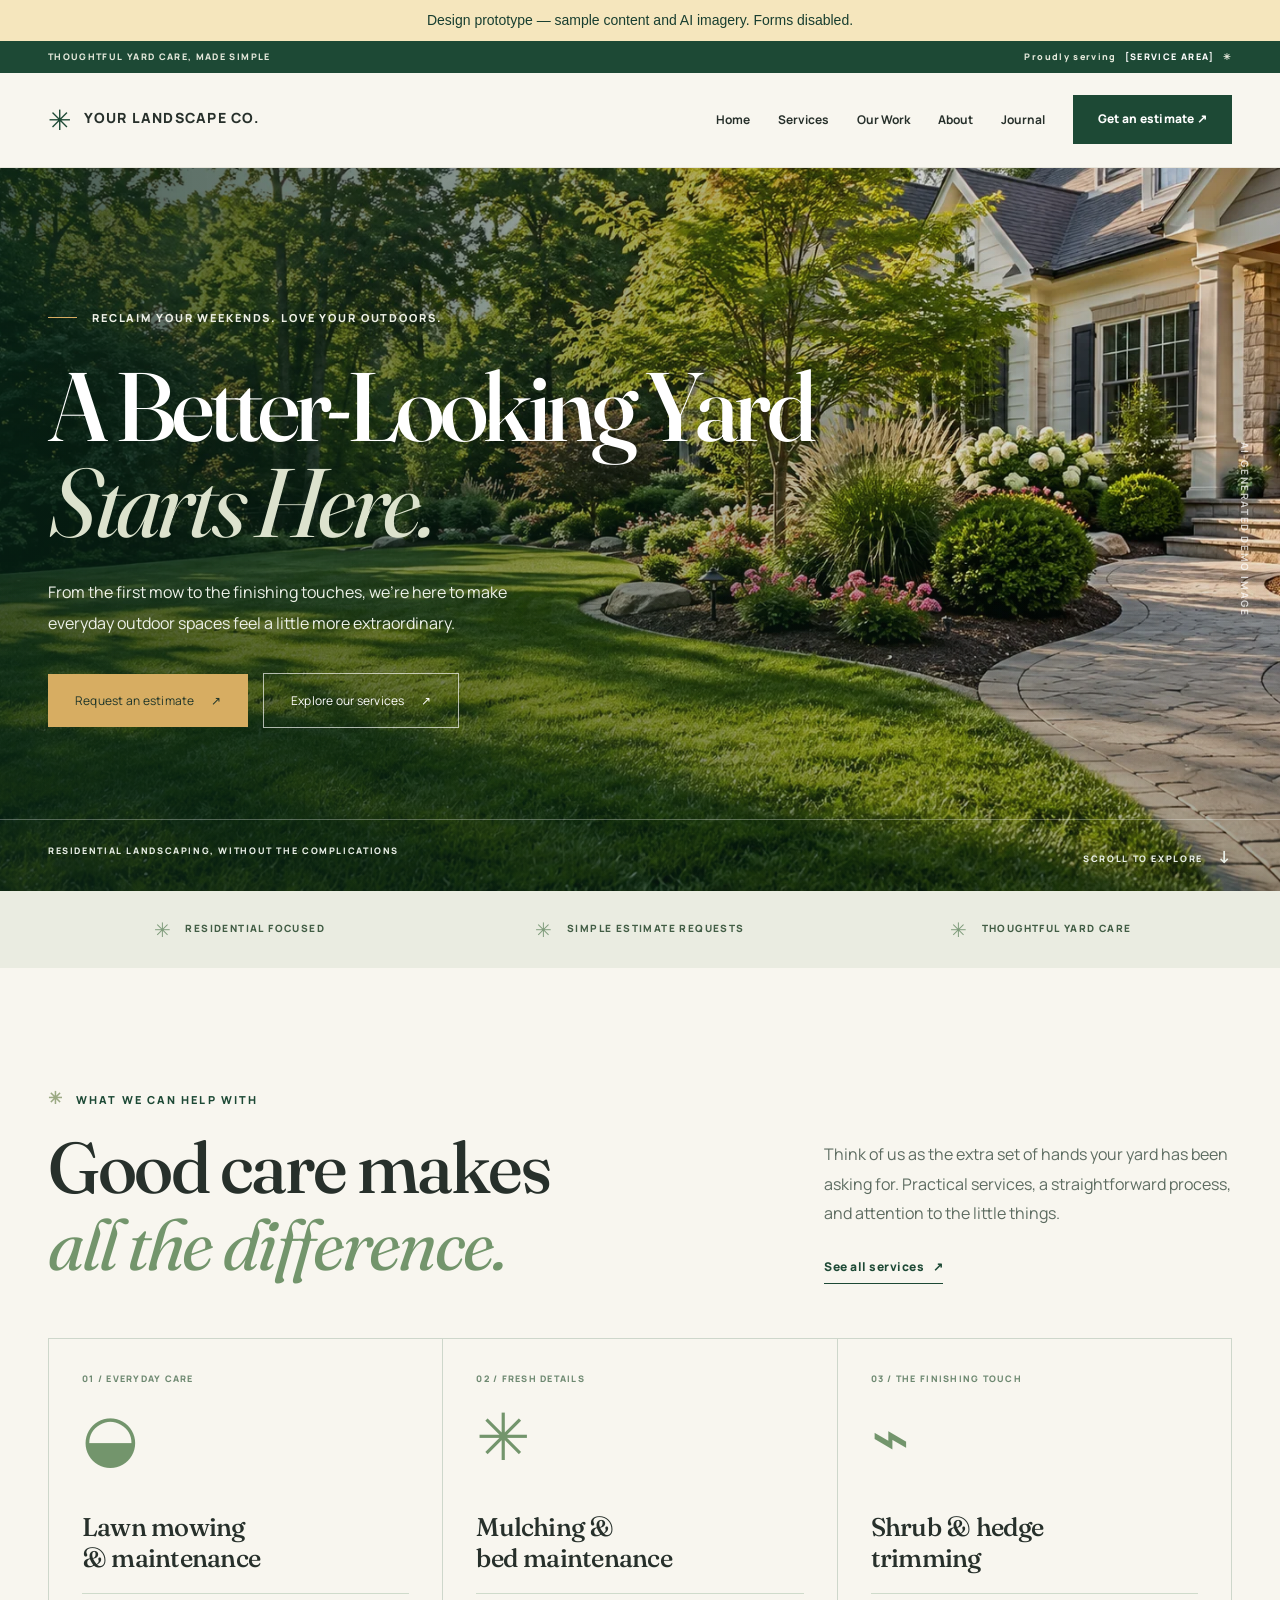
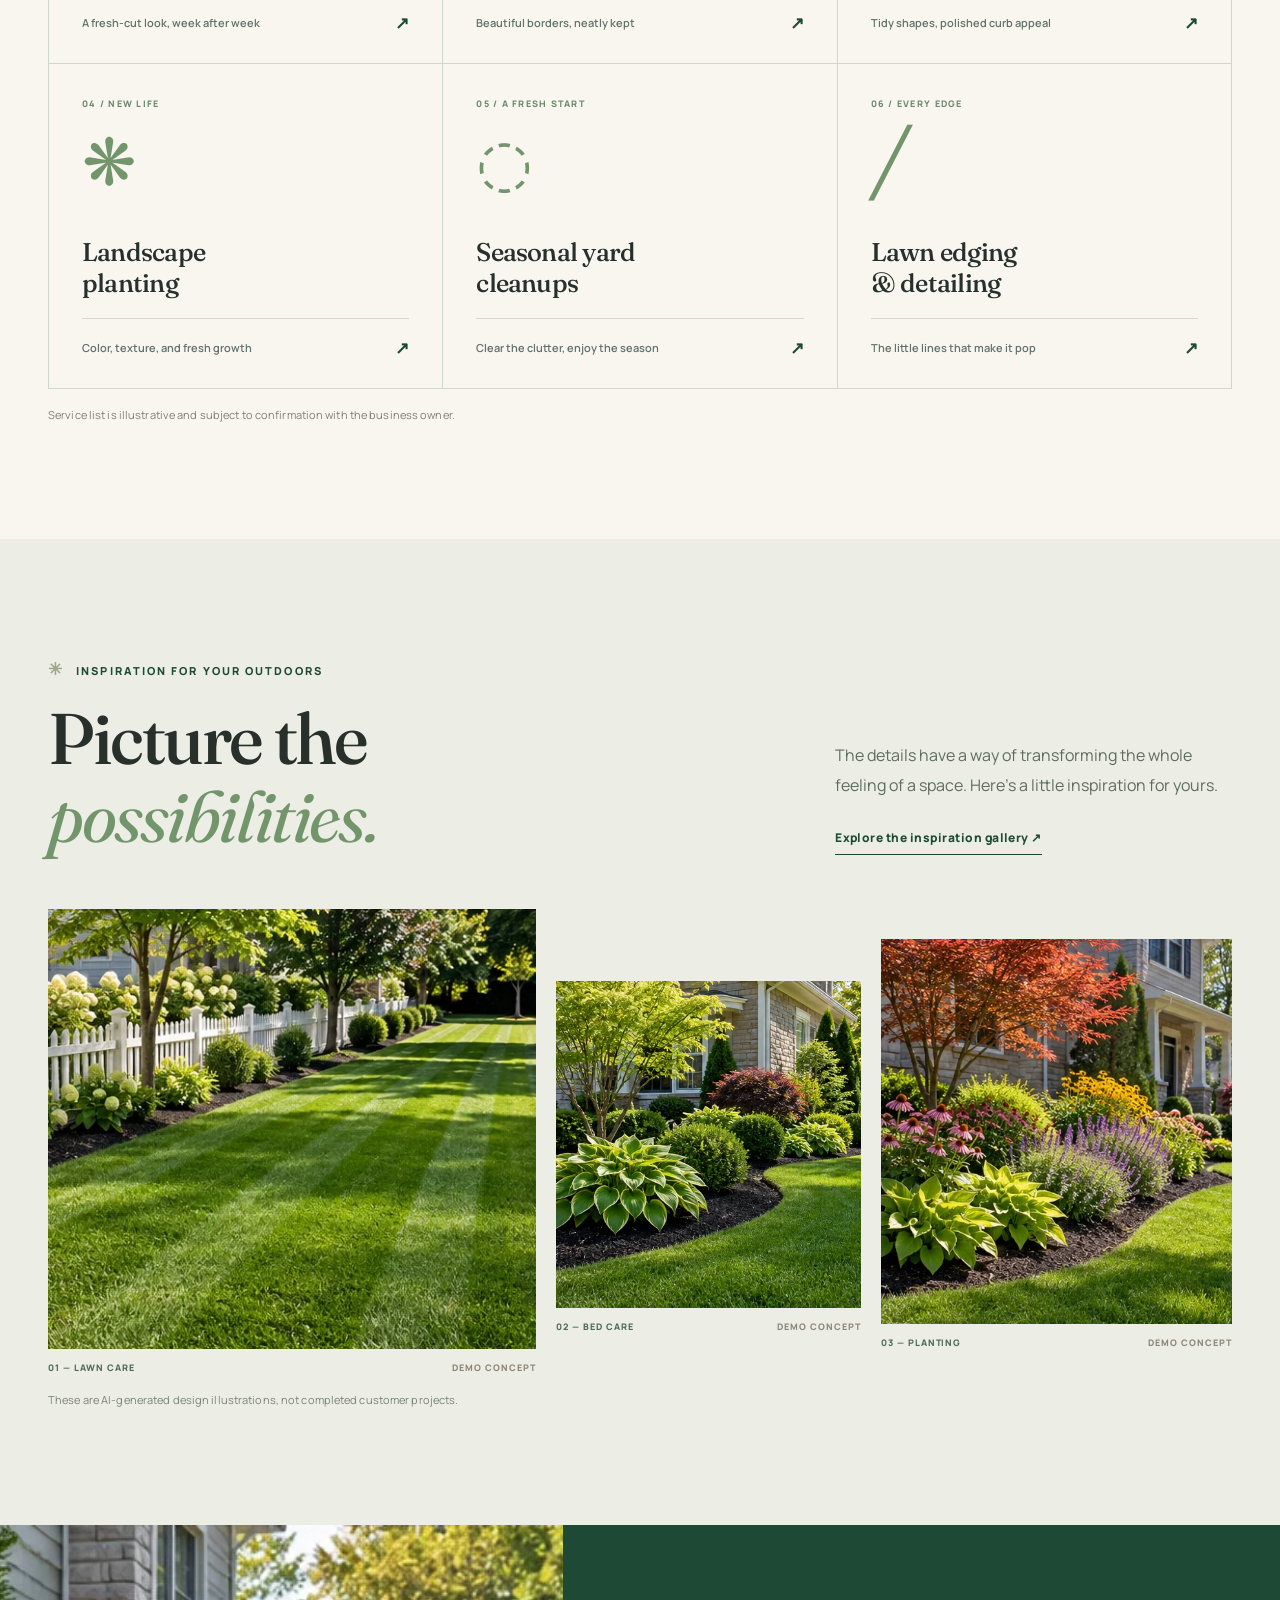
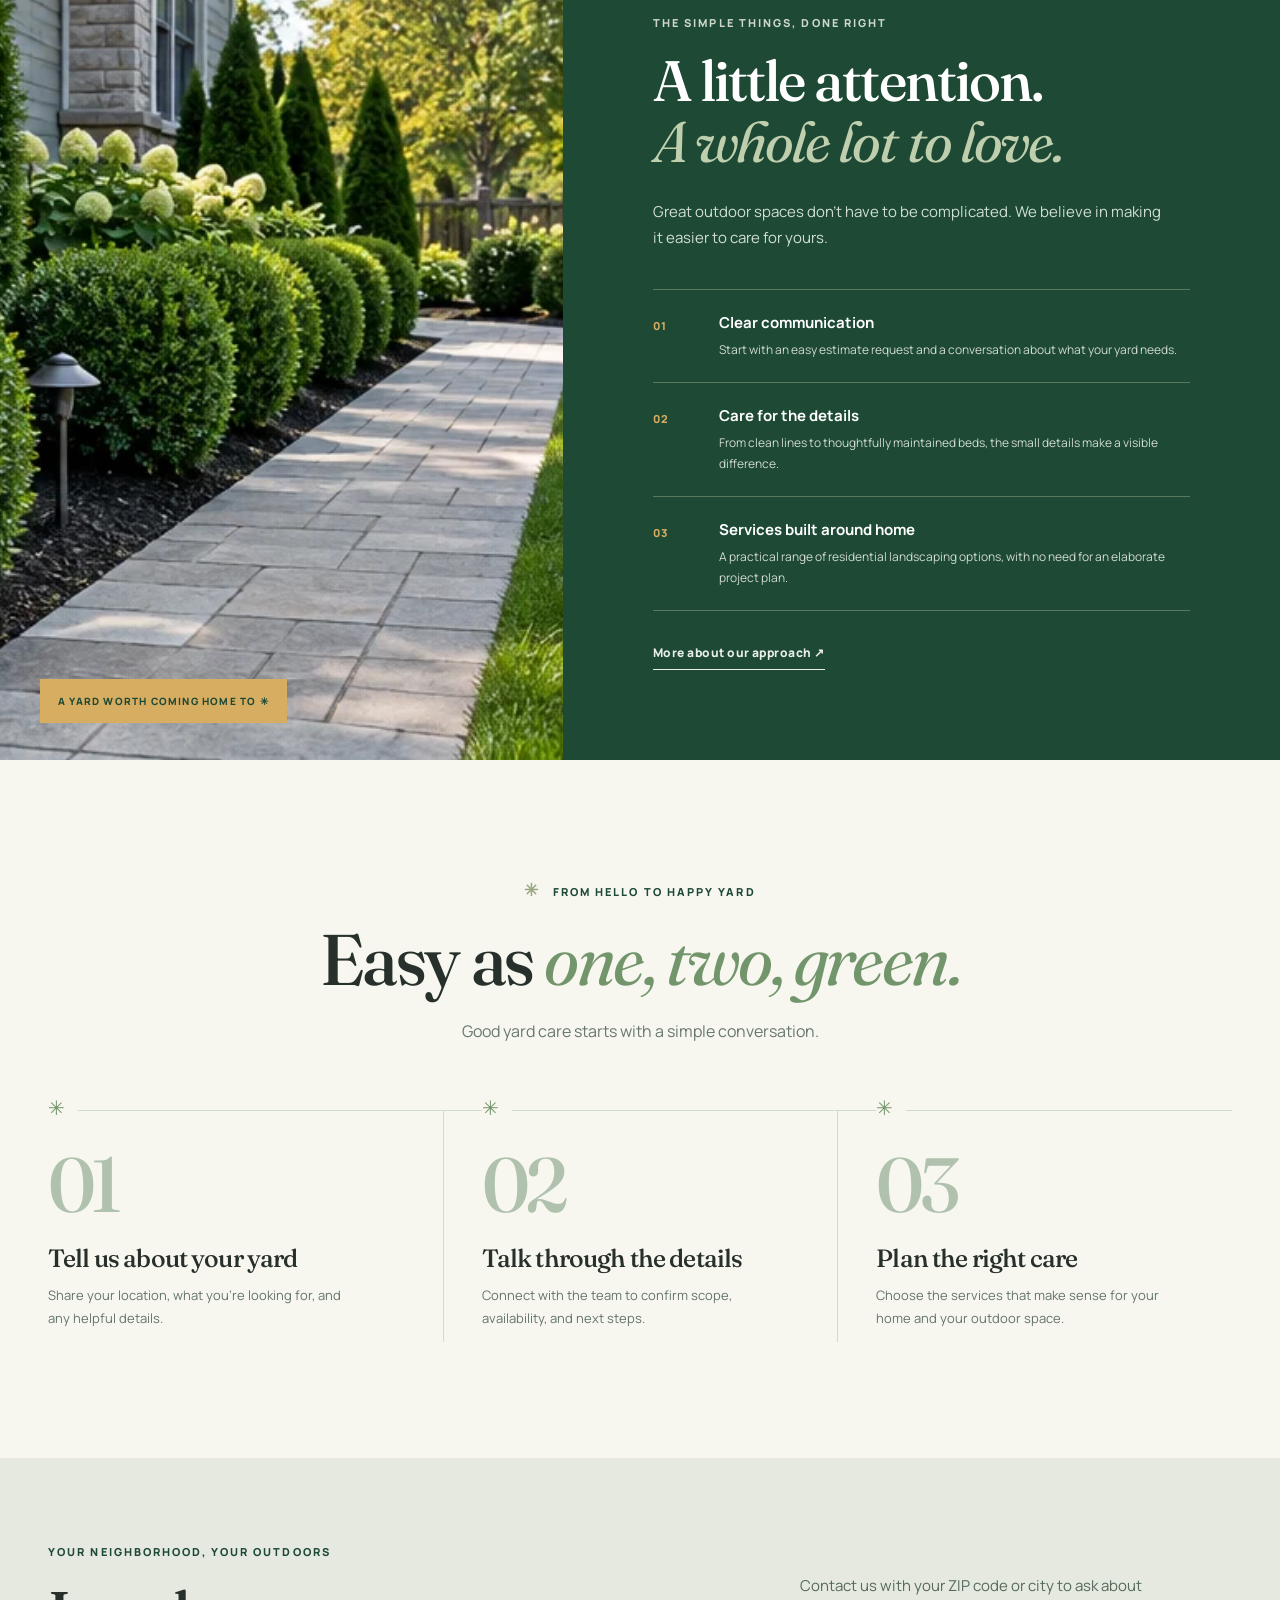
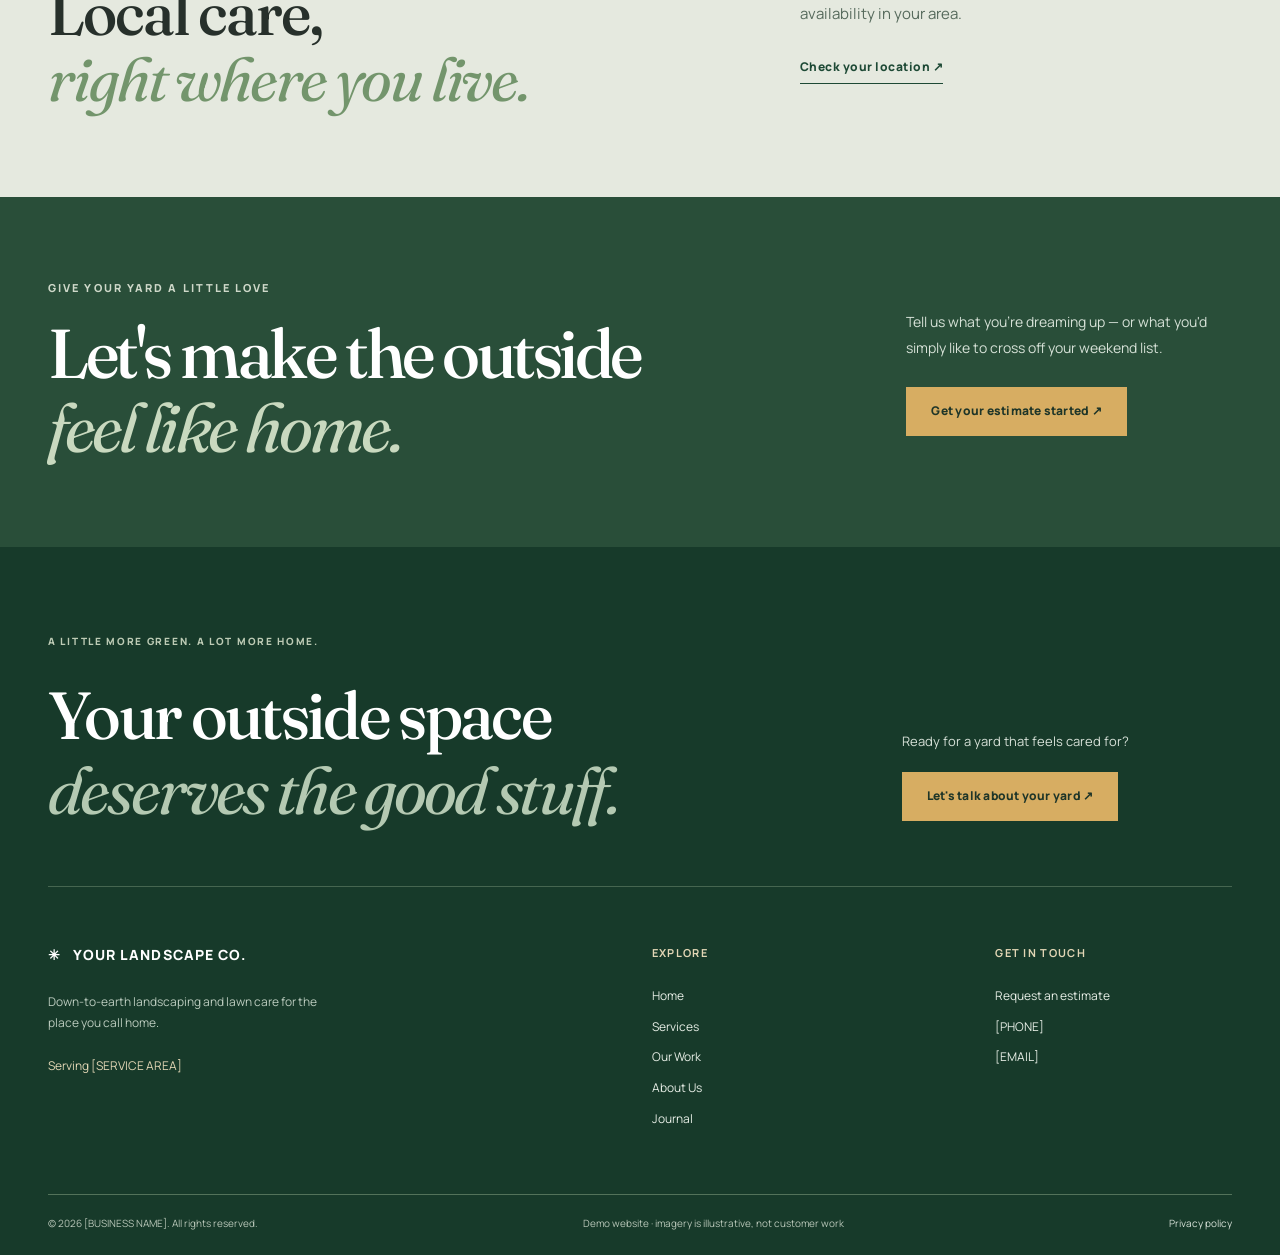
<file: index.html>
<!DOCTYPE html><html lang="en"><head><meta charset="UTF-8"><meta name="viewport" content="width=device-width,initial-scale=1"><meta name="robots" content="noindex,nofollow"><meta name="description" content="Residential landscaping and lawn care for your outdoor space."><title>Home | Your Landscape Co. — Demo</title><link rel="preconnect" href="https://fonts.googleapis.com"><link rel="preconnect" href="https://fonts.gstatic.com" crossorigin><link href="https://fonts.googleapis.com/css2?family=Fraunces:opsz,wght@9..144,400;9..144,500;9..144,600&family=Manrope:wght@400;500;600;700;800&display=swap" rel="stylesheet"><link rel="stylesheet" href="site.css"><link rel="stylesheet" href="preview.css"></head><body class="yardcraft-site"><aside style="background:#f5e6bd;color:#183e30;padding:10px 20px;text-align:center;font:14px/1.5 Arial,sans-serif" aria-label="Prototype notice">Design prototype — sample content and AI imagery. Forms disabled.</aside><a class="skip-link" href="#main-content">Skip to content</a><div class="utility-bar"><span>THOUGHTFUL YARD CARE, MADE SIMPLE</span><span class="utility-right">Proudly serving <strong>[SERVICE AREA]</strong> ✳</span></div><header class="yc-header-shell"><div class="container yc-header-inner preview-header-inner"><a class="yc-site-title" href="index.html">YOUR LANDSCAPE CO.</a><button type="button" class="preview-menu-toggle" aria-label="Toggle navigation" aria-expanded="false" aria-controls="preview-nav"><span></span><span></span><span></span></button><nav class="preview-nav" id="preview-nav" aria-label="Main navigation"><a href="index.html">Home</a><a href="services.html">Services</a><a href="gallery.html">Our Work</a><a href="about.html">About</a><a href="blog.html">Journal</a></nav><a class="button button-forest preview-header-cta" href="contact.html">Get an estimate ↗</a></div></header><main id="main-content" class="yc-main">
<div class="wp-block-group yc-home-hero" style="--hero-image:url('hero.webp')"><div class="hero-overlay"></div><div class="container hero-content"><p class="hero-eyebrow"><span class="eyebrow-line"></span> RECLAIM YOUR WEEKENDS. LOVE YOUR OUTDOORS.</p>
<h1 class="wp-block-heading hero-title">A Better-Looking Yard<br><em>Starts Here.</em></h1>
<p class="hero-copy">From the first mow to the finishing touches, we're here to make everyday outdoor spaces feel a little more extraordinary.</p>
<div class="wp-block-buttons hero-buttons"><div class="wp-block-button is-style-fill"><a class="wp-block-button__link wp-element-button" href="contact.html">Request an estimate <span aria-hidden="true">↗</span></a></div><div class="wp-block-button is-style-outline"><a class="wp-block-button__link wp-element-button" href="services.html">Explore our services <span aria-hidden="true">↗</span></a></div></div></div><div class="hero-side-note">AI-GENERATED DEMO IMAGE</div><div class="hero-bottom"><span>RESIDENTIAL LANDSCAPING, WITHOUT THE COMPLICATIONS</span><span>SCROLL TO EXPLORE <span aria-hidden="true">↓</span></span></div></div>

<div class="wp-block-group yc-promise-bar"><div class="container promise-inner"><span><b>✳</b> RESIDENTIAL FOCUSED</span><span><b>✳</b> SIMPLE ESTIMATE REQUESTS</span><span><b>✳</b> THOUGHTFUL YARD CARE</span></div></div>
<div class="wp-block-group section-pad yc-services-overview"><div class="container"><div class="section-heading two-col-heading"><div><p class="eyebrow"><span class="tiny-sun">✳</span> WHAT WE CAN HELP WITH</p><h2 class="wp-block-heading display-title">Good care makes<br><em>all the difference.</em></h2></div><div class="section-intro"><p>Think of us as the extra set of hands your yard has been asking for. Practical services, a straightforward process, and attention to the little things.</p><a class="text-link" href="services.html">See all services <span aria-hidden="true">↗</span></a></div></div><div class="service-grid"><a class="service-tile" href="services.html#mowing"><span class="service-number">01 / EVERYDAY CARE</span><span class="service-symbol">◒</span><h3>Lawn mowing<br>&amp; maintenance</h3><span class="service-tile-bottom">A fresh-cut look, week after week <span aria-hidden="true">↗</span></span></a><a class="service-tile" href="services.html#mulching"><span class="service-number">02 / FRESH DETAILS</span><span class="service-symbol">✳</span><h3>Mulching &amp;<br>bed maintenance</h3><span class="service-tile-bottom">Beautiful borders, neatly kept <span aria-hidden="true">↗</span></span></a><a class="service-tile" href="services.html#trimming"><span class="service-number">03 / THE FINISHING TOUCH</span><span class="service-symbol">⌁</span><h3>Shrub &amp; hedge<br>trimming</h3><span class="service-tile-bottom">Tidy shapes, polished curb appeal <span aria-hidden="true">↗</span></span></a><a class="service-tile" href="services.html#planting"><span class="service-number">04 / NEW LIFE</span><span class="service-symbol">❋</span><h3>Landscape<br>planting</h3><span class="service-tile-bottom">Color, texture, and fresh growth <span aria-hidden="true">↗</span></span></a><a class="service-tile" href="services.html#cleanup"><span class="service-number">05 / A FRESH START</span><span class="service-symbol">◌</span><h3>Seasonal yard<br>cleanups</h3><span class="service-tile-bottom">Clear the clutter, enjoy the season <span aria-hidden="true">↗</span></span></a><a class="service-tile" href="services.html#edging"><span class="service-number">06 / EVERY EDGE</span><span class="service-symbol">╱</span><h3>Lawn edging<br>&amp; detailing</h3><span class="service-tile-bottom">The little lines that make it pop <span aria-hidden="true">↗</span></span></a></div><p class="disclosure-text">Service list is illustrative and subject to confirmation with the business owner.</p></div></div>
<div class="wp-block-group yc-gallery-preview section-pad"><div class="container"><div class="section-heading split-heading"><div><p class="eyebrow"><span class="tiny-sun">✳</span> INSPIRATION FOR YOUR OUTDOORS</p><h2 class="display-title">Picture the<br><em>possibilities.</em></h2></div><div><p class="muted-lead">The details have a way of transforming the whole feeling of a space. Here's a little inspiration for yours.</p><a class="text-link" href="gallery.html">Explore the inspiration gallery ↗</a></div></div><div class="showcase-grid"><figure class="showcase-large"><img src="demo-1.webp" loading="lazy" width="504" height="504" alt="Illustrative demo of a striped lawn and garden border"><figcaption><span>01 — LAWN CARE</span><span>DEMO CONCEPT</span></figcaption></figure><figure class="showcase-mid"><img src="demo-2.webp" loading="lazy" width="504" height="504" alt="Illustrative demo of ornamental shrubs and planted bed"><figcaption><span>02 — BED CARE</span><span>DEMO CONCEPT</span></figcaption></figure><figure class="showcase-short"><img src="demo-4.webp" loading="lazy" width="504" height="504" alt="Illustrative demo of colorful perennial flowers"><figcaption><span>03 — PLANTING</span><span>DEMO CONCEPT</span></figcaption></figure></div><p class="disclosure-text">These are AI-generated design illustrations, not completed customer projects.</p></div></div>
<div class="wp-block-group yc-why-section"><div class="why-layout"><div class="why-image"><img src="demo-3.webp" alt="Illustrative walkway bordered by neatly trimmed hedges" loading="lazy" width="504" height="504"><span class="image-badge">A YARD WORTH COMING HOME TO ✳</span></div><div class="why-content"><p class="eyebrow light-eyebrow">THE SIMPLE THINGS, DONE RIGHT</p><h2 class="display-title light-title">A little attention.<br><em>A whole lot to love.</em></h2><p class="why-lead">Great outdoor spaces don't have to be complicated. We believe in making it easier to care for yours.</p><div class="why-list"><div><span class="why-icon">01</span><div><h3>Clear communication</h3><p>Start with an easy estimate request and a conversation about what your yard needs.</p></div></div><div><span class="why-icon">02</span><div><h3>Care for the details</h3><p>From clean lines to thoughtfully maintained beds, the small details make a visible difference.</p></div></div><div><span class="why-icon">03</span><div><h3>Services built around home</h3><p>A practical range of residential landscaping options, with no need for an elaborate project plan.</p></div></div></div><a class="text-link text-link-light" href="about.html">More about our approach ↗</a></div></div></div>
<div class="wp-block-group yc-process section-pad"><div class="container"><div class="section-heading centered-heading"><p class="eyebrow"><span class="tiny-sun">✳</span> FROM HELLO TO HAPPY YARD</p><h2 class="display-title">Easy as <em>one, two, green.</em></h2><p>Good yard care starts with a simple conversation.</p></div><div class="process-row"><div class="process-step"><span class="process-num">01</span><span class="process-dot">✳</span><h3>Tell us about your yard</h3><p>Share your location, what you're looking for, and any helpful details.</p></div><div class="process-step"><span class="process-num">02</span><span class="process-dot">✳</span><h3>Talk through the details</h3><p>Connect with the team to confirm scope, availability, and next steps.</p></div><div class="process-step"><span class="process-num">03</span><span class="process-dot">✳</span><h3>Plan the right care</h3><p>Choose the services that make sense for your home and your outdoor space.</p></div></div></div></div>
<div class="wp-block-group yc-area-section"><div class="container area-layout"><div><p class="eyebrow">YOUR NEIGHBORHOOD, YOUR OUTDOORS</p><h2 class="display-title">Local care,<br><em>right where you live.</em></h2></div><div><p>Contact us with your ZIP code or city to ask about availability in your area.</p><a class="text-link" href="contact.html">Check your location ↗</a></div></div></div>
<div class="wp-block-group yc-bottom-cta"><div class="container bottom-cta-layout"><div><p class="eyebrow light-eyebrow">GIVE YOUR YARD A LITTLE LOVE</p><h2>Let's make the outside<br><em>feel like home.</em></h2></div><div><p>Tell us what you're dreaming up — or what you'd simply like to cross off your weekend list.</p><a class="button button-gold" href="contact.html">Get your estimate started ↗</a></div></div></div>
</main><footer class="yc-footer"><div class="container"><div class="footer-kicker">A LITTLE MORE GREEN. A LOT MORE HOME.</div><div class="footer-top"><div><p class="footer-heading">Your outside space<br><em>deserves the good stuff.</em></p></div><div class="footer-action"><p>Ready for a yard that feels cared for?</p><a class="button button-gold" href="contact.html">Let's talk about your yard ↗</a></div></div><div class="footer-rule"></div><div class="footer-grid"><div><div class="footer-brand">✳ &nbsp; YOUR LANDSCAPE CO.</div><p>Down-to-earth landscaping and lawn care for the place you call home.</p><p class="footer-placeholder">Serving [SERVICE AREA]</p></div><div><h2>Explore</h2><a href="index.html">Home</a><a href="services.html">Services</a><a href="gallery.html">Our Work</a><a href="about.html">About Us</a><a href="blog.html">Journal</a></div><div><h2>Get in touch</h2><a href="contact.html">Request an estimate</a><span>[PHONE]</span><span>[EMAIL]</span></div></div><div class="footer-bottom"><span>© <span data-current-year>2026</span> [BUSINESS NAME]. All rights reserved.</span><span>Demo website · imagery is illustrative, not customer work</span><a href="privacy.html">Privacy policy</a></div></div></footer><script defer src="site.js"></script><script defer src="preview.js"></script></body></html>
</file>
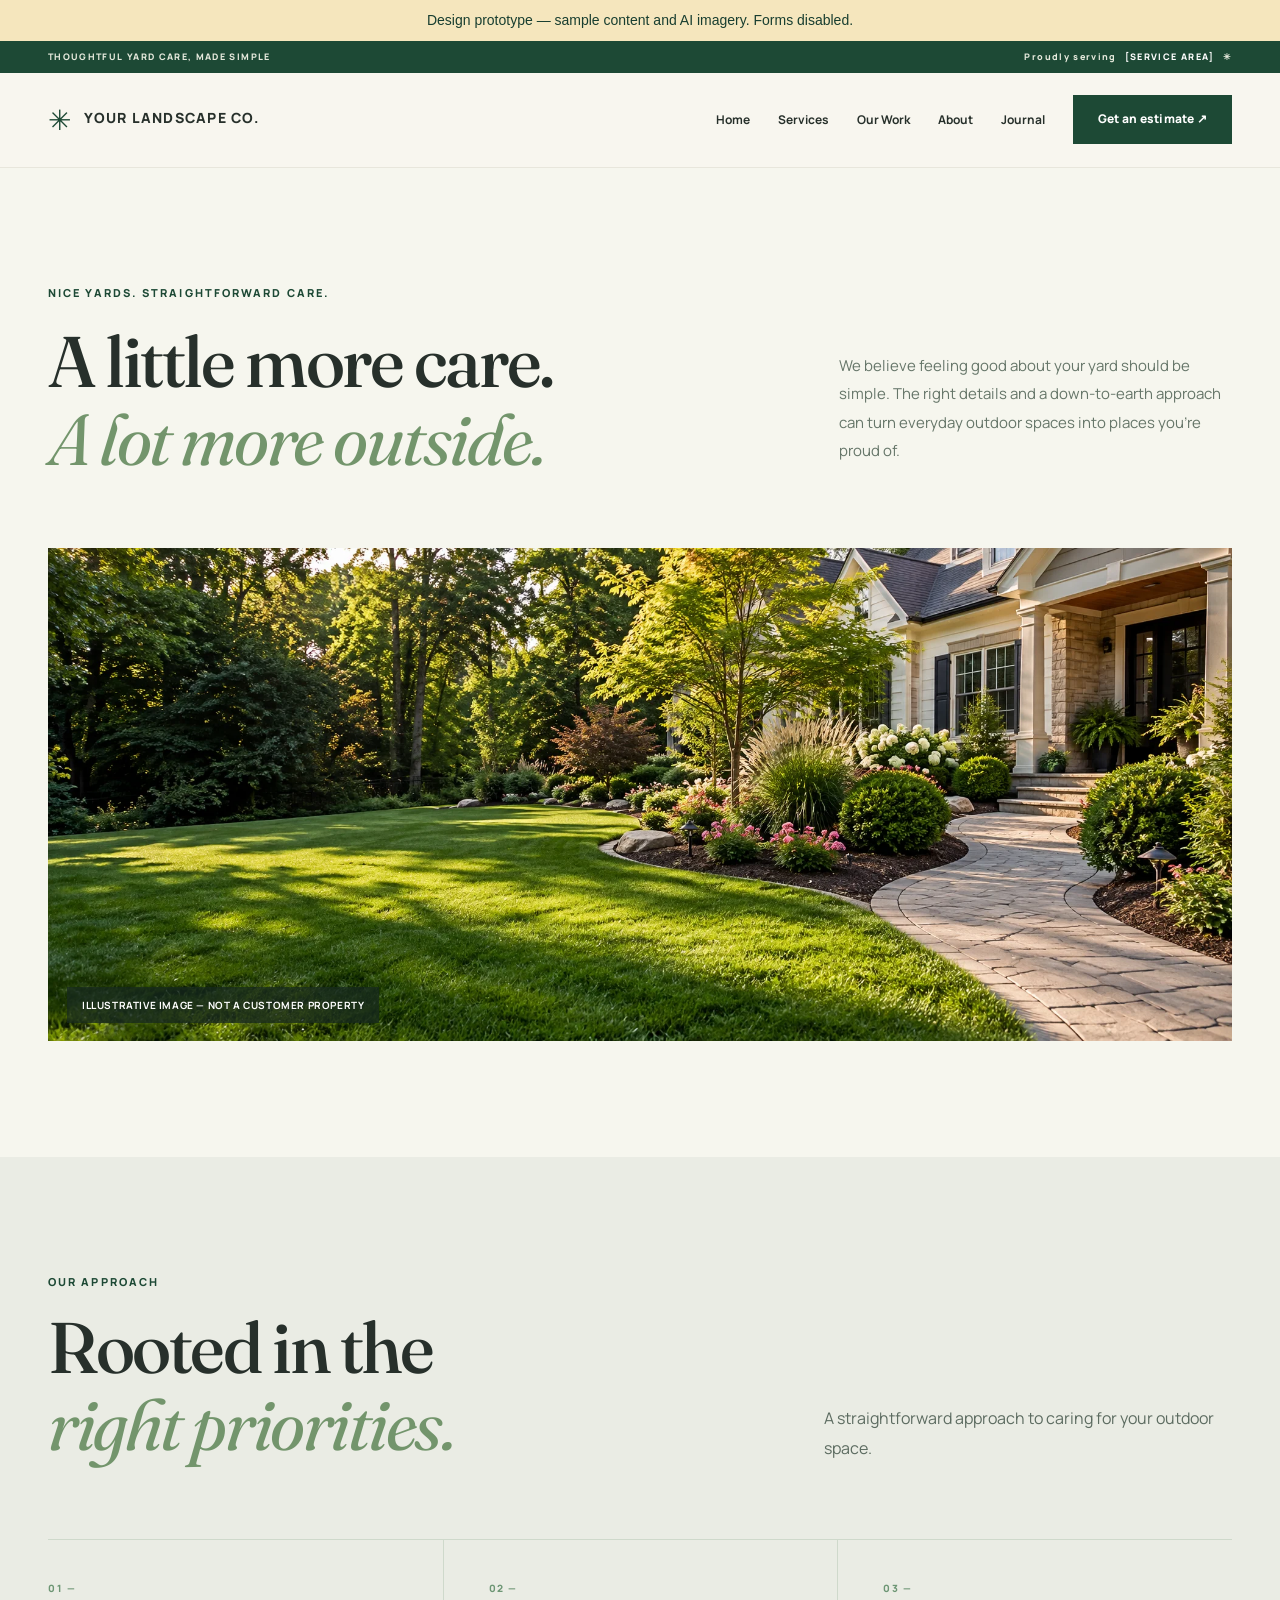
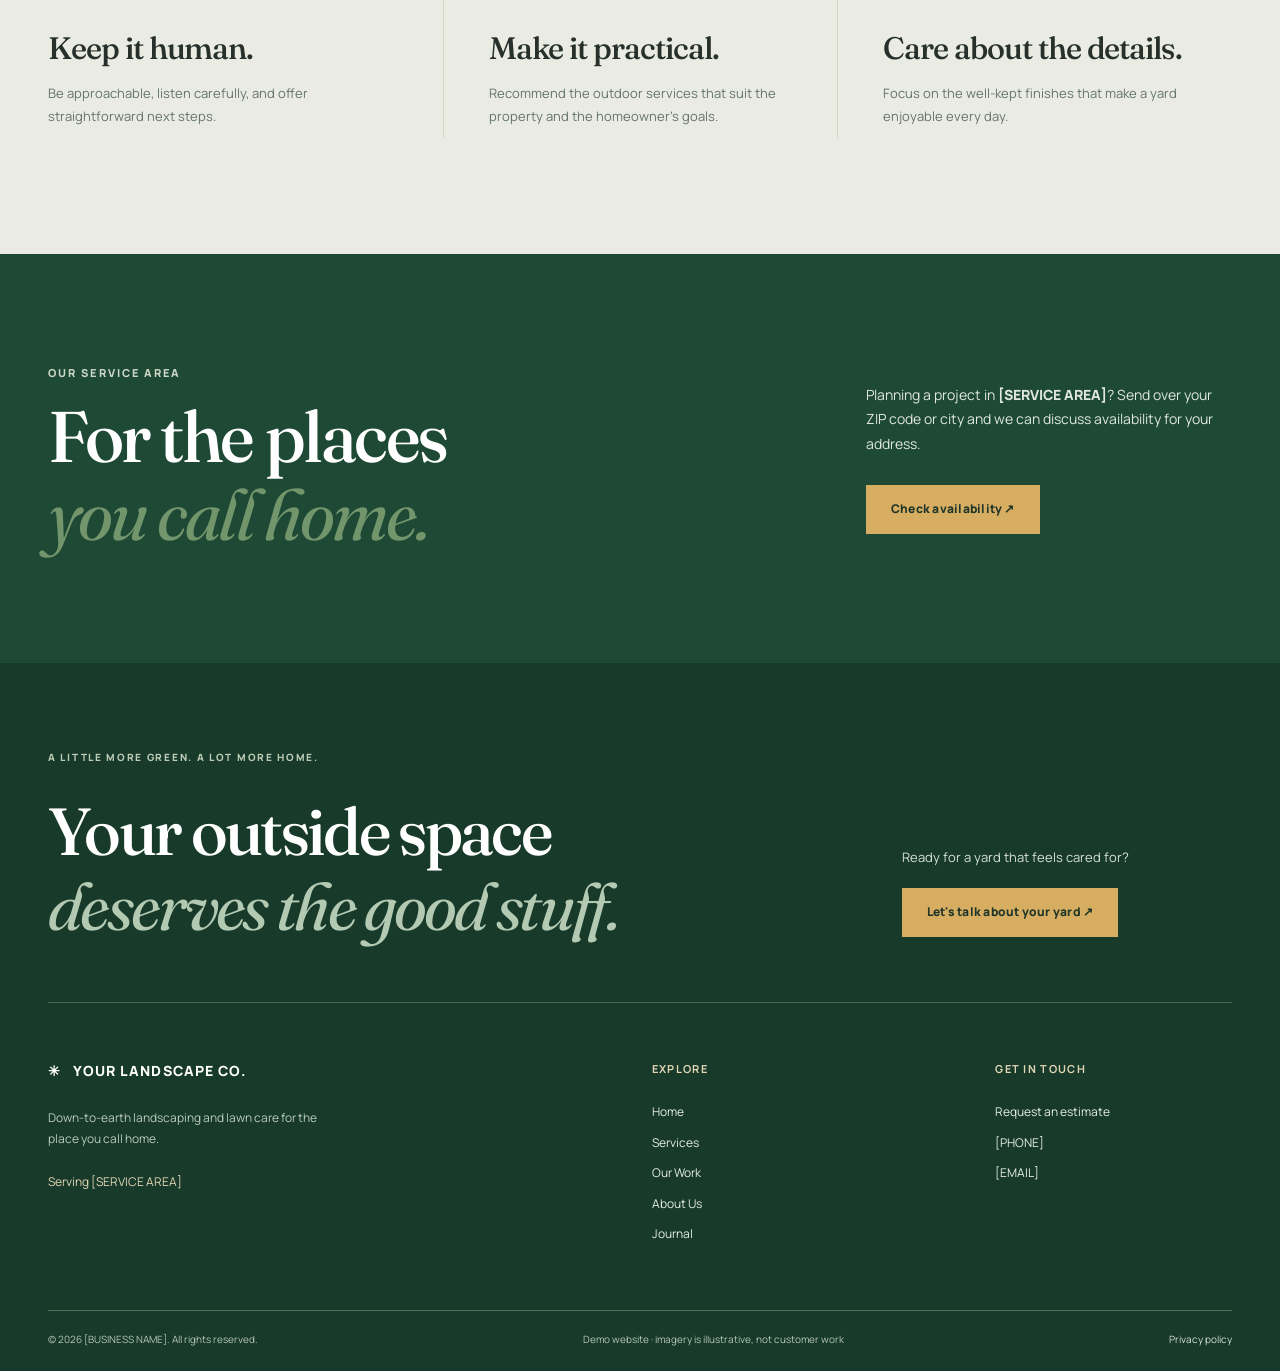
<file: about.html>
<!DOCTYPE html><html lang="en"><head><meta charset="UTF-8"><meta name="viewport" content="width=device-width,initial-scale=1"><meta name="robots" content="noindex,nofollow"><meta name="description" content="Our approach to practical, thoughtful residential landscaping."><title>About Us | Your Landscape Co. — Demo</title><link rel="preconnect" href="https://fonts.googleapis.com"><link rel="preconnect" href="https://fonts.gstatic.com" crossorigin><link href="https://fonts.googleapis.com/css2?family=Fraunces:opsz,wght@9..144,400;9..144,500;9..144,600&family=Manrope:wght@400;500;600;700;800&display=swap" rel="stylesheet"><link rel="stylesheet" href="site.css"><link rel="stylesheet" href="preview.css"></head><body class="yardcraft-site"><aside style="background:#f5e6bd;color:#183e30;padding:10px 20px;text-align:center;font:14px/1.5 Arial,sans-serif" aria-label="Prototype notice">Design prototype — sample content and AI imagery. Forms disabled.</aside><a class="skip-link" href="#main-content">Skip to content</a><div class="utility-bar"><span>THOUGHTFUL YARD CARE, MADE SIMPLE</span><span class="utility-right">Proudly serving <strong>[SERVICE AREA]</strong> ✳</span></div><header class="yc-header-shell"><div class="container yc-header-inner preview-header-inner"><a class="yc-site-title" href="index.html">YOUR LANDSCAPE CO.</a><button type="button" class="preview-menu-toggle" aria-label="Toggle navigation" aria-expanded="false" aria-controls="preview-nav"><span></span><span></span><span></span></button><nav class="preview-nav" id="preview-nav" aria-label="Main navigation"><a href="index.html">Home</a><a href="services.html">Services</a><a href="gallery.html">Our Work</a><a href="about.html">About</a><a href="blog.html">Journal</a></nav><a class="button button-forest preview-header-cta" href="contact.html">Get an estimate ↗</a></div></header><main id="main-content" class="yc-main"><div class="wp-block-group about-top section-pad"><div class="container"><p class="eyebrow">NICE YARDS. STRAIGHTFORWARD CARE.</p><div class="about-head-grid"><h1 class="display-title">A little more care.<br><em>A lot more outside.</em></h1><div><p>We believe feeling good about your yard should be simple. The right details and a down-to-earth approach can turn everyday outdoor spaces into places you're proud of.</p></div></div><div class="about-image-wrap"><img src="hero.webp" width="1942" height="809" loading="eager" alt="Illustrative landscaped home with a lawn, planting beds, and walkway"><span>ILLUSTRATIVE IMAGE — NOT A CUSTOMER PROPERTY</span></div></div></div>
<div class="wp-block-group about-values section-pad"><div class="container"><div class="section-heading two-col-heading"><div><p class="eyebrow">OUR APPROACH</p><h2 class="display-title">Rooted in the<br><em>right priorities.</em></h2></div><div><p class="muted-lead">A straightforward approach to caring for your outdoor space.</p></div></div><div class="values-grid"><div><span>01 —</span><h3>Keep it human.</h3><p>Be approachable, listen carefully, and offer straightforward next steps.</p></div><div><span>02 —</span><h3>Make it practical.</h3><p>Recommend the outdoor services that suit the property and the homeowner's goals.</p></div><div><span>03 —</span><h3>Care about the details.</h3><p>Focus on the well-kept finishes that make a yard enjoyable every day.</p></div></div></div></div>
<div class="wp-block-group about-area"><div class="container about-area-grid"><div><p class="eyebrow light-eyebrow">OUR SERVICE AREA</p><h2 class="display-title light-title">For the places<br><em>you call home.</em></h2></div><div><p>Planning a project in <strong>[SERVICE AREA]</strong>? Send over your ZIP code or city and we can discuss availability for your address.</p><a class="button button-gold" href="contact.html">Check availability ↗</a></div></div></div>
</main><footer class="yc-footer"><div class="container"><div class="footer-kicker">A LITTLE MORE GREEN. A LOT MORE HOME.</div><div class="footer-top"><div><p class="footer-heading">Your outside space<br><em>deserves the good stuff.</em></p></div><div class="footer-action"><p>Ready for a yard that feels cared for?</p><a class="button button-gold" href="contact.html">Let's talk about your yard ↗</a></div></div><div class="footer-rule"></div><div class="footer-grid"><div><div class="footer-brand">✳ &nbsp; YOUR LANDSCAPE CO.</div><p>Down-to-earth landscaping and lawn care for the place you call home.</p><p class="footer-placeholder">Serving [SERVICE AREA]</p></div><div><h2>Explore</h2><a href="index.html">Home</a><a href="services.html">Services</a><a href="gallery.html">Our Work</a><a href="about.html">About Us</a><a href="blog.html">Journal</a></div><div><h2>Get in touch</h2><a href="contact.html">Request an estimate</a><span>[PHONE]</span><span>[EMAIL]</span></div></div><div class="footer-bottom"><span>© <span data-current-year>2026</span> [BUSINESS NAME]. All rights reserved.</span><span>Demo website · imagery is illustrative, not customer work</span><a href="privacy.html">Privacy policy</a></div></div></footer><script defer src="site.js"></script><script defer src="preview.js"></script></body></html>
</file>
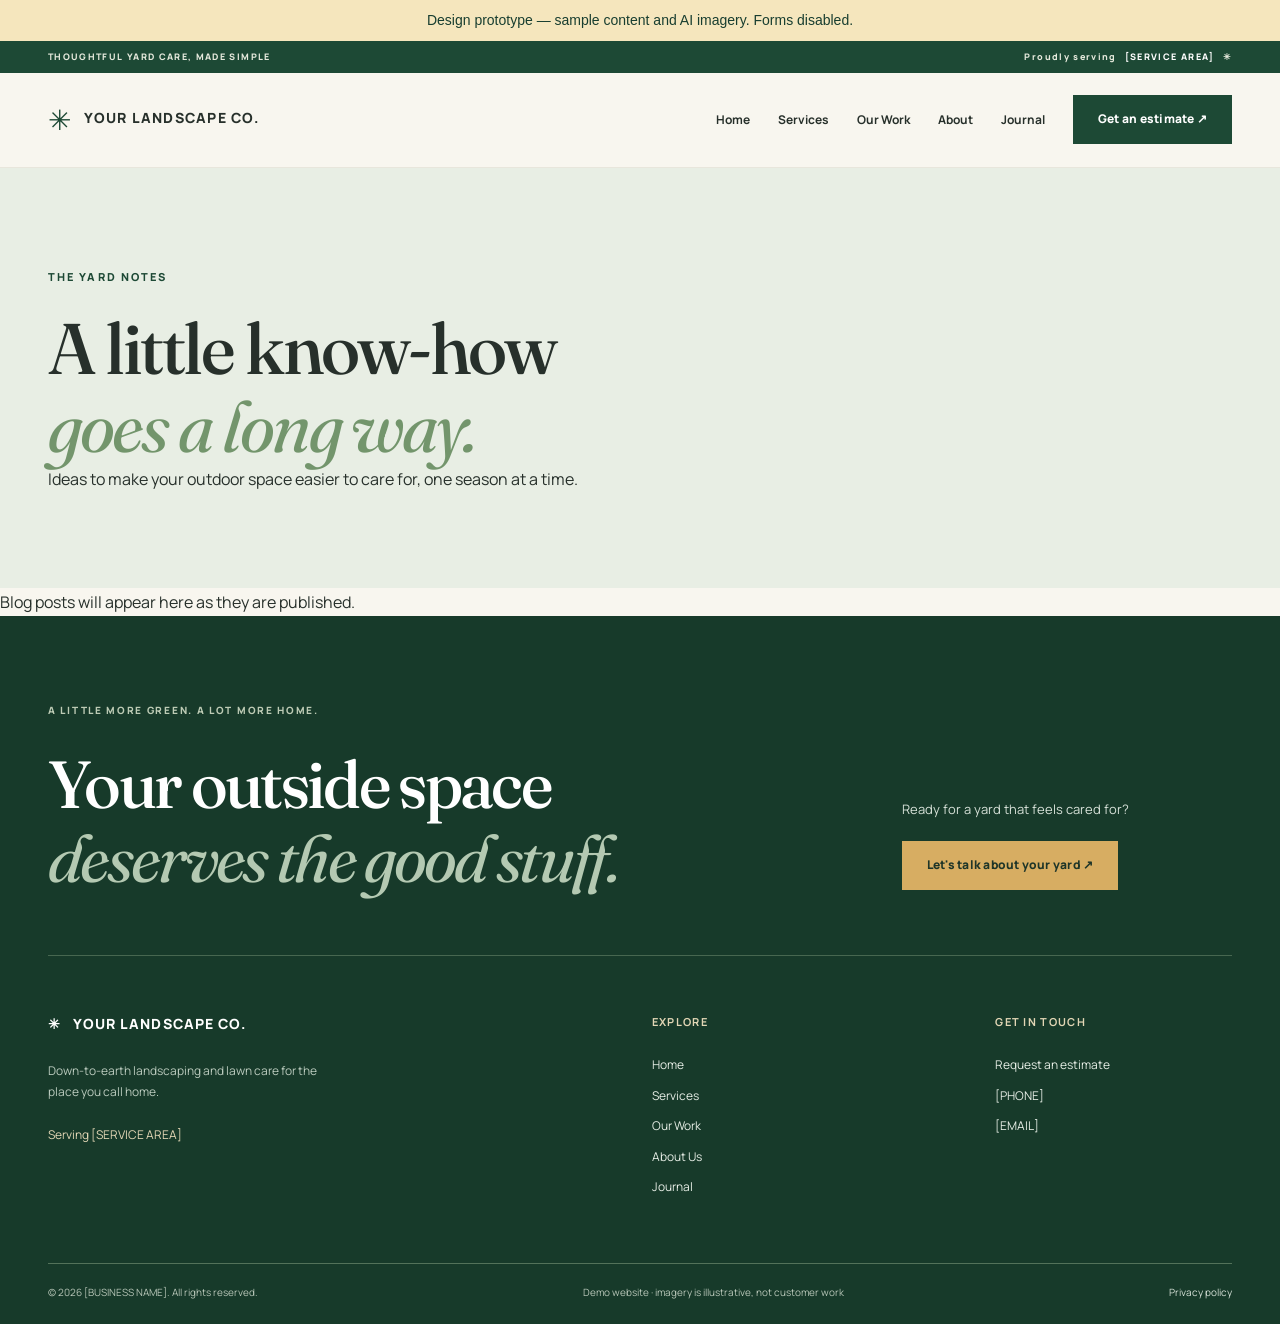
<file: blog.html>
<!DOCTYPE html><html lang="en"><head><meta charset="UTF-8"><meta name="viewport" content="width=device-width,initial-scale=1"><meta name="robots" content="noindex,nofollow"><meta name="description" content="Ideas and helpful information for residential yard care."><title>Journal | Your Landscape Co. — Demo</title><link rel="preconnect" href="https://fonts.googleapis.com"><link rel="preconnect" href="https://fonts.gstatic.com" crossorigin><link href="https://fonts.googleapis.com/css2?family=Fraunces:opsz,wght@9..144,400;9..144,500;9..144,600&family=Manrope:wght@400;500;600;700;800&display=swap" rel="stylesheet"><link rel="stylesheet" href="site.css"><link rel="stylesheet" href="preview.css"></head><body class="yardcraft-site"><aside style="background:#f5e6bd;color:#183e30;padding:10px 20px;text-align:center;font:14px/1.5 Arial,sans-serif" aria-label="Prototype notice">Design prototype — sample content and AI imagery. Forms disabled.</aside><a class="skip-link" href="#main-content">Skip to content</a><div class="utility-bar"><span>THOUGHTFUL YARD CARE, MADE SIMPLE</span><span class="utility-right">Proudly serving <strong>[SERVICE AREA]</strong> ✳</span></div><header class="yc-header-shell"><div class="container yc-header-inner preview-header-inner"><a class="yc-site-title" href="index.html">YOUR LANDSCAPE CO.</a><button type="button" class="preview-menu-toggle" aria-label="Toggle navigation" aria-expanded="false" aria-controls="preview-nav"><span></span><span></span><span></span></button><nav class="preview-nav" id="preview-nav" aria-label="Main navigation"><a href="index.html">Home</a><a href="services.html">Services</a><a href="gallery.html">Our Work</a><a href="about.html">About</a><a href="blog.html">Journal</a></nav><a class="button button-forest preview-header-cta" href="contact.html">Get an estimate ↗</a></div></header><main id="main-content" class="yc-main"><div class="wp-block-group inner-hero"><div class="container"><p class="eyebrow">THE YARD NOTES</p><h1 class="display-title">A little know-how<br><em>goes a long way.</em></h1><p>Ideas to make your outdoor space easier to care for, one season at a time.</p></div></div>
<p>Blog posts will appear here as they are published.</p>
</main><footer class="yc-footer"><div class="container"><div class="footer-kicker">A LITTLE MORE GREEN. A LOT MORE HOME.</div><div class="footer-top"><div><p class="footer-heading">Your outside space<br><em>deserves the good stuff.</em></p></div><div class="footer-action"><p>Ready for a yard that feels cared for?</p><a class="button button-gold" href="contact.html">Let's talk about your yard ↗</a></div></div><div class="footer-rule"></div><div class="footer-grid"><div><div class="footer-brand">✳ &nbsp; YOUR LANDSCAPE CO.</div><p>Down-to-earth landscaping and lawn care for the place you call home.</p><p class="footer-placeholder">Serving [SERVICE AREA]</p></div><div><h2>Explore</h2><a href="index.html">Home</a><a href="services.html">Services</a><a href="gallery.html">Our Work</a><a href="about.html">About Us</a><a href="blog.html">Journal</a></div><div><h2>Get in touch</h2><a href="contact.html">Request an estimate</a><span>[PHONE]</span><span>[EMAIL]</span></div></div><div class="footer-bottom"><span>© <span data-current-year>2026</span> [BUSINESS NAME]. All rights reserved.</span><span>Demo website · imagery is illustrative, not customer work</span><a href="privacy.html">Privacy policy</a></div></div></footer><script defer src="site.js"></script><script defer src="preview.js"></script></body></html>
</file>
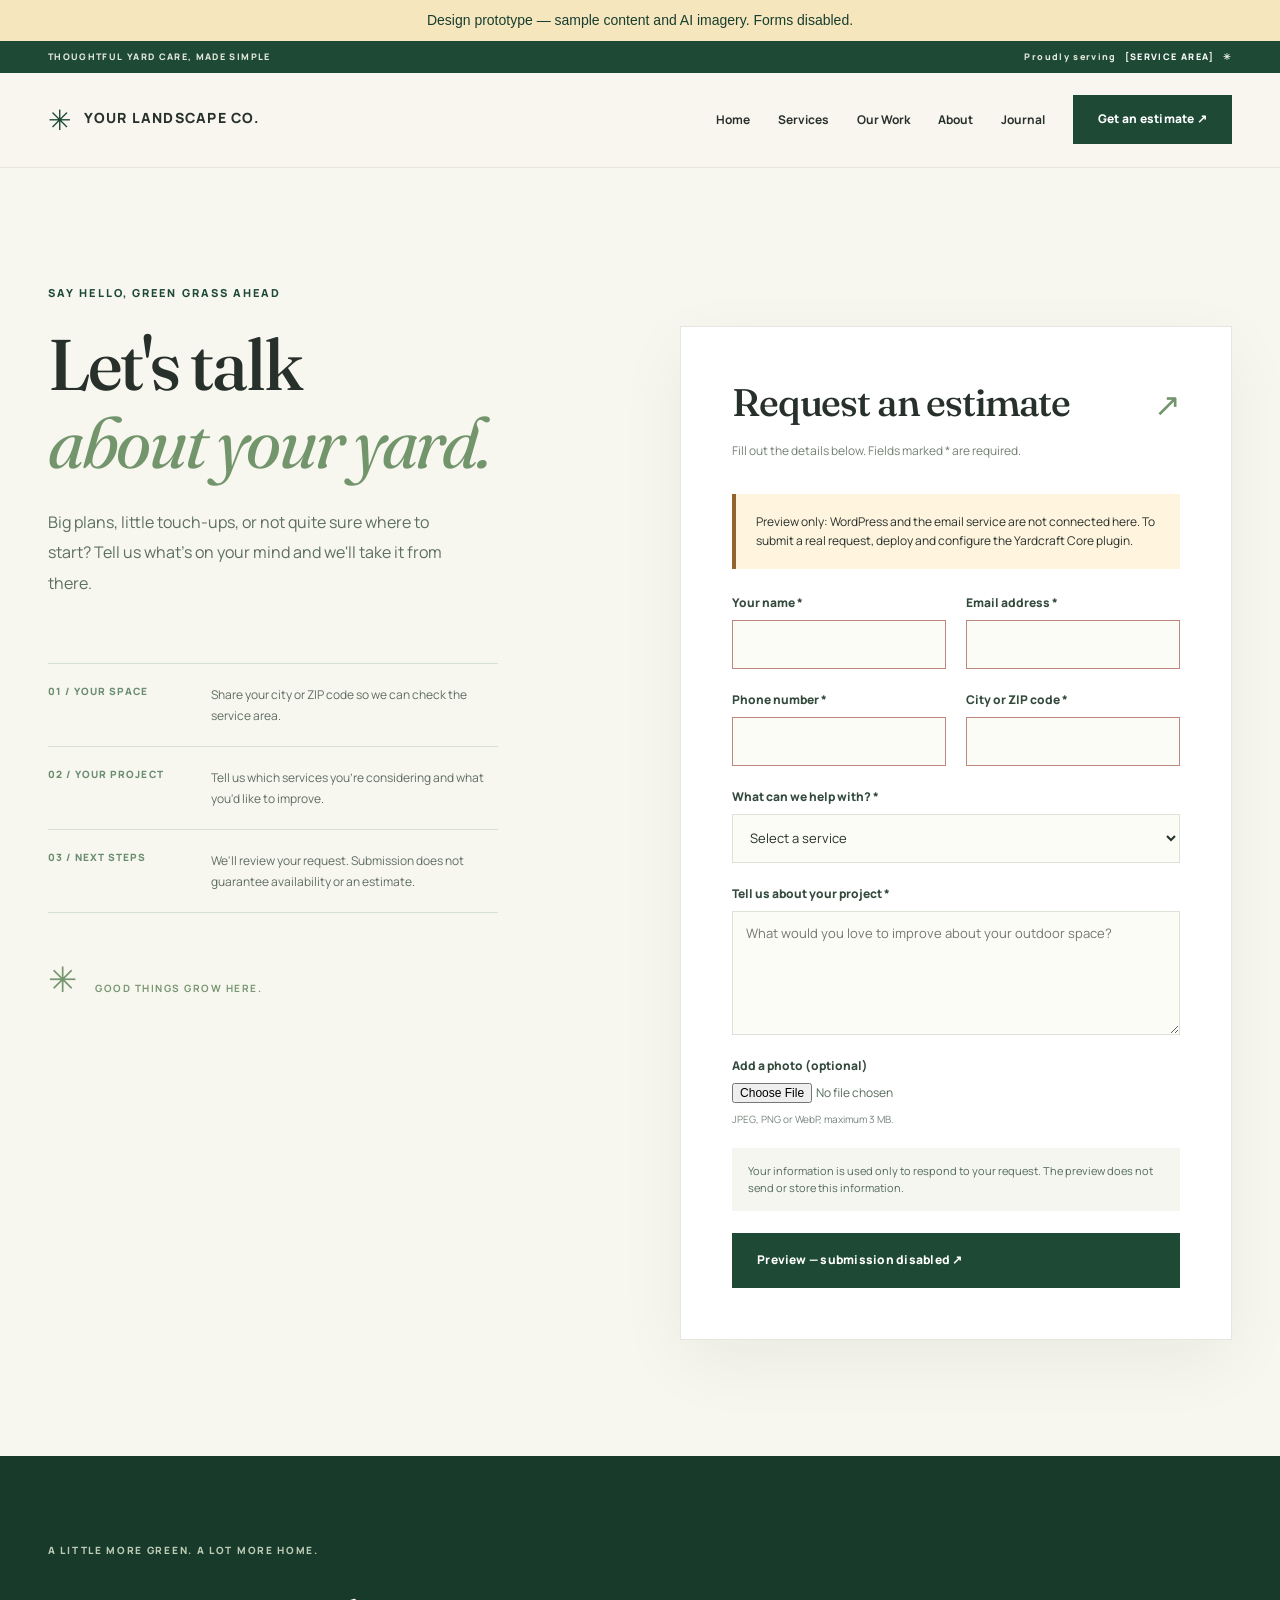
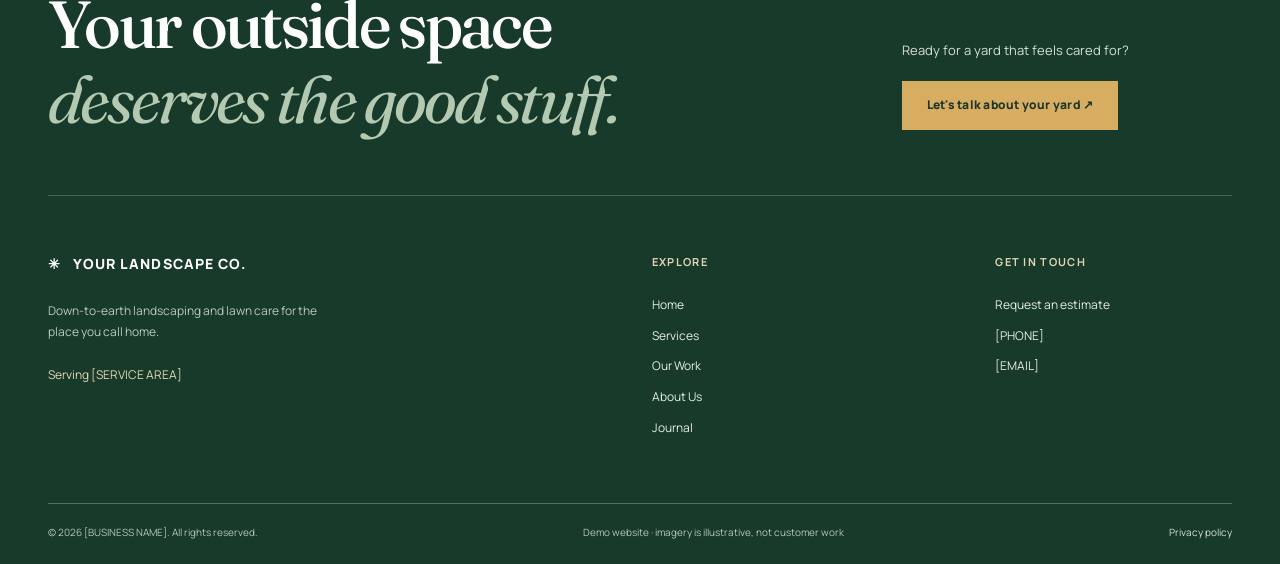
<file: contact.html>
<!DOCTYPE html><html lang="en"><head><meta charset="UTF-8"><meta name="viewport" content="width=device-width,initial-scale=1"><meta name="robots" content="noindex,nofollow"><meta name="description" content="Contact the team about residential landscaping and lawn care."><title>Request an Estimate | Your Landscape Co. — Demo</title><link rel="preconnect" href="https://fonts.googleapis.com"><link rel="preconnect" href="https://fonts.gstatic.com" crossorigin><link href="https://fonts.googleapis.com/css2?family=Fraunces:opsz,wght@9..144,400;9..144,500;9..144,600&family=Manrope:wght@400;500;600;700;800&display=swap" rel="stylesheet"><link rel="stylesheet" href="site.css"><link rel="stylesheet" href="preview.css"></head><body class="yardcraft-site"><aside style="background:#f5e6bd;color:#183e30;padding:10px 20px;text-align:center;font:14px/1.5 Arial,sans-serif" aria-label="Prototype notice">Design prototype — sample content and AI imagery. Forms disabled.</aside><a class="skip-link" href="#main-content">Skip to content</a><div class="utility-bar"><span>THOUGHTFUL YARD CARE, MADE SIMPLE</span><span class="utility-right">Proudly serving <strong>[SERVICE AREA]</strong> ✳</span></div><header class="yc-header-shell"><div class="container yc-header-inner preview-header-inner"><a class="yc-site-title" href="index.html">YOUR LANDSCAPE CO.</a><button type="button" class="preview-menu-toggle" aria-label="Toggle navigation" aria-expanded="false" aria-controls="preview-nav"><span></span><span></span><span></span></button><nav class="preview-nav" id="preview-nav" aria-label="Main navigation"><a href="index.html">Home</a><a href="services.html">Services</a><a href="gallery.html">Our Work</a><a href="about.html">About</a><a href="blog.html">Journal</a></nav><a class="button button-forest preview-header-cta" href="contact.html">Get an estimate ↗</a></div></header><main id="main-content" class="yc-main"><div class="wp-block-group contact-page section-pad"><div class="container"><p class="eyebrow">SAY HELLO, GREEN GRASS AHEAD</p><div class="contact-layout"><div class="contact-intro"><h1 class="display-title">Let's talk<br><em>about your yard.</em></h1><p class="contact-lead">Big plans, little touch-ups, or not quite sure where to start? Tell us what's on your mind and we'll take it from there.</p><div class="contact-side-info"><div><span>01 / YOUR SPACE</span><p>Share your city or ZIP code so we can check the service area.</p></div><div><span>02 / YOUR PROJECT</span><p>Tell us which services you're considering and what you'd like to improve.</p></div><div><span>03 / NEXT STEPS</span><p>We'll review your request. Submission does not guarantee availability or an estimate.</p></div></div><div class="contact-illustration">✳ <em>GOOD THINGS GROW HERE.</em></div></div><div class="contact-form-card"><h2>Request an estimate <span aria-hidden="true">↗</span></h2><p>Fill out the details below. Fields marked * are required.</p><div class="yc-form-alert">Preview only: WordPress and the email service are not connected here. To submit a real request, deploy and configure the Yardcraft Core plugin.</div><form class="yc-estimate-form" id="preview-contact-form"><div class="yc-form-row"><div class="yc-field"><label for="yc_name">Your name *</label><input id="yc_name" name="yc_name" required autocomplete="name" maxlength="100"></div><div class="yc-field"><label for="yc_email">Email address *</label><input id="yc_email" name="yc_email" type="email" autocomplete="email" required maxlength="200"></div></div><div class="yc-form-row"><div class="yc-field"><label for="yc_phone">Phone number *</label><input id="yc_phone" name="yc_phone" type="tel" autocomplete="tel" required></div><div class="yc-field"><label for="yc_location">City or ZIP code *</label><input id="yc_location" name="yc_location" required></div></div><div class="yc-field"><label for="yc_service">What can we help with? *</label><select id="yc_service" name="yc_service" required><option value="">Select a service</option><option value="Lawn Mowing &amp; Maintenance">Lawn Mowing &amp; Maintenance</option><option value="Mulching &amp; Bed Maintenance">Mulching &amp; Bed Maintenance</option><option value="Shrub &amp; Hedge Trimming">Shrub &amp; Hedge Trimming</option><option value="Landscape Planting">Landscape Planting</option><option value="Seasonal Yard Cleanups">Seasonal Yard Cleanups</option><option value="Lawn Edging &amp; Detailing">Lawn Edging &amp; Detailing</option><option value="Other / Not sure">Other / Not sure</option></select></div><div class="yc-field"><label for="yc_description">Tell us about your project *</label><textarea id="yc_description" name="yc_description" required minlength="10" rows="5" placeholder="What would you love to improve about your outdoor space?"></textarea></div><div class="yc-field"><label for="yc_photo">Add a photo (optional)</label><input id="yc_photo" type="file" accept="image/jpeg,image/png,image/webp"><small>JPEG, PNG or WebP, maximum 3 MB.</small></div><div class="yc-privacy-copy">Your information is used only to respond to your request. The preview does not send or store this information.</div><button type="submit" class="button button-forest yc-submit">Preview — submission disabled ↗</button></form><script>document.addEventListener("DOMContentLoaded",function(){let f=document.getElementById("preview-contact-form");if(f)f.addEventListener("submit",function(e){e.preventDefault();alert("This is a static preview. No request was sent.")})});</script></div></div></div></div>
</main><footer class="yc-footer"><div class="container"><div class="footer-kicker">A LITTLE MORE GREEN. A LOT MORE HOME.</div><div class="footer-top"><div><p class="footer-heading">Your outside space<br><em>deserves the good stuff.</em></p></div><div class="footer-action"><p>Ready for a yard that feels cared for?</p><a class="button button-gold" href="contact.html">Let's talk about your yard ↗</a></div></div><div class="footer-rule"></div><div class="footer-grid"><div><div class="footer-brand">✳ &nbsp; YOUR LANDSCAPE CO.</div><p>Down-to-earth landscaping and lawn care for the place you call home.</p><p class="footer-placeholder">Serving [SERVICE AREA]</p></div><div><h2>Explore</h2><a href="index.html">Home</a><a href="services.html">Services</a><a href="gallery.html">Our Work</a><a href="about.html">About Us</a><a href="blog.html">Journal</a></div><div><h2>Get in touch</h2><a href="contact.html">Request an estimate</a><span>[PHONE]</span><span>[EMAIL]</span></div></div><div class="footer-bottom"><span>© <span data-current-year>2026</span> [BUSINESS NAME]. All rights reserved.</span><span>Demo website · imagery is illustrative, not customer work</span><a href="privacy.html">Privacy policy</a></div></div></footer><script defer src="site.js"></script><script defer src="preview.js"></script></body></html>
</file>
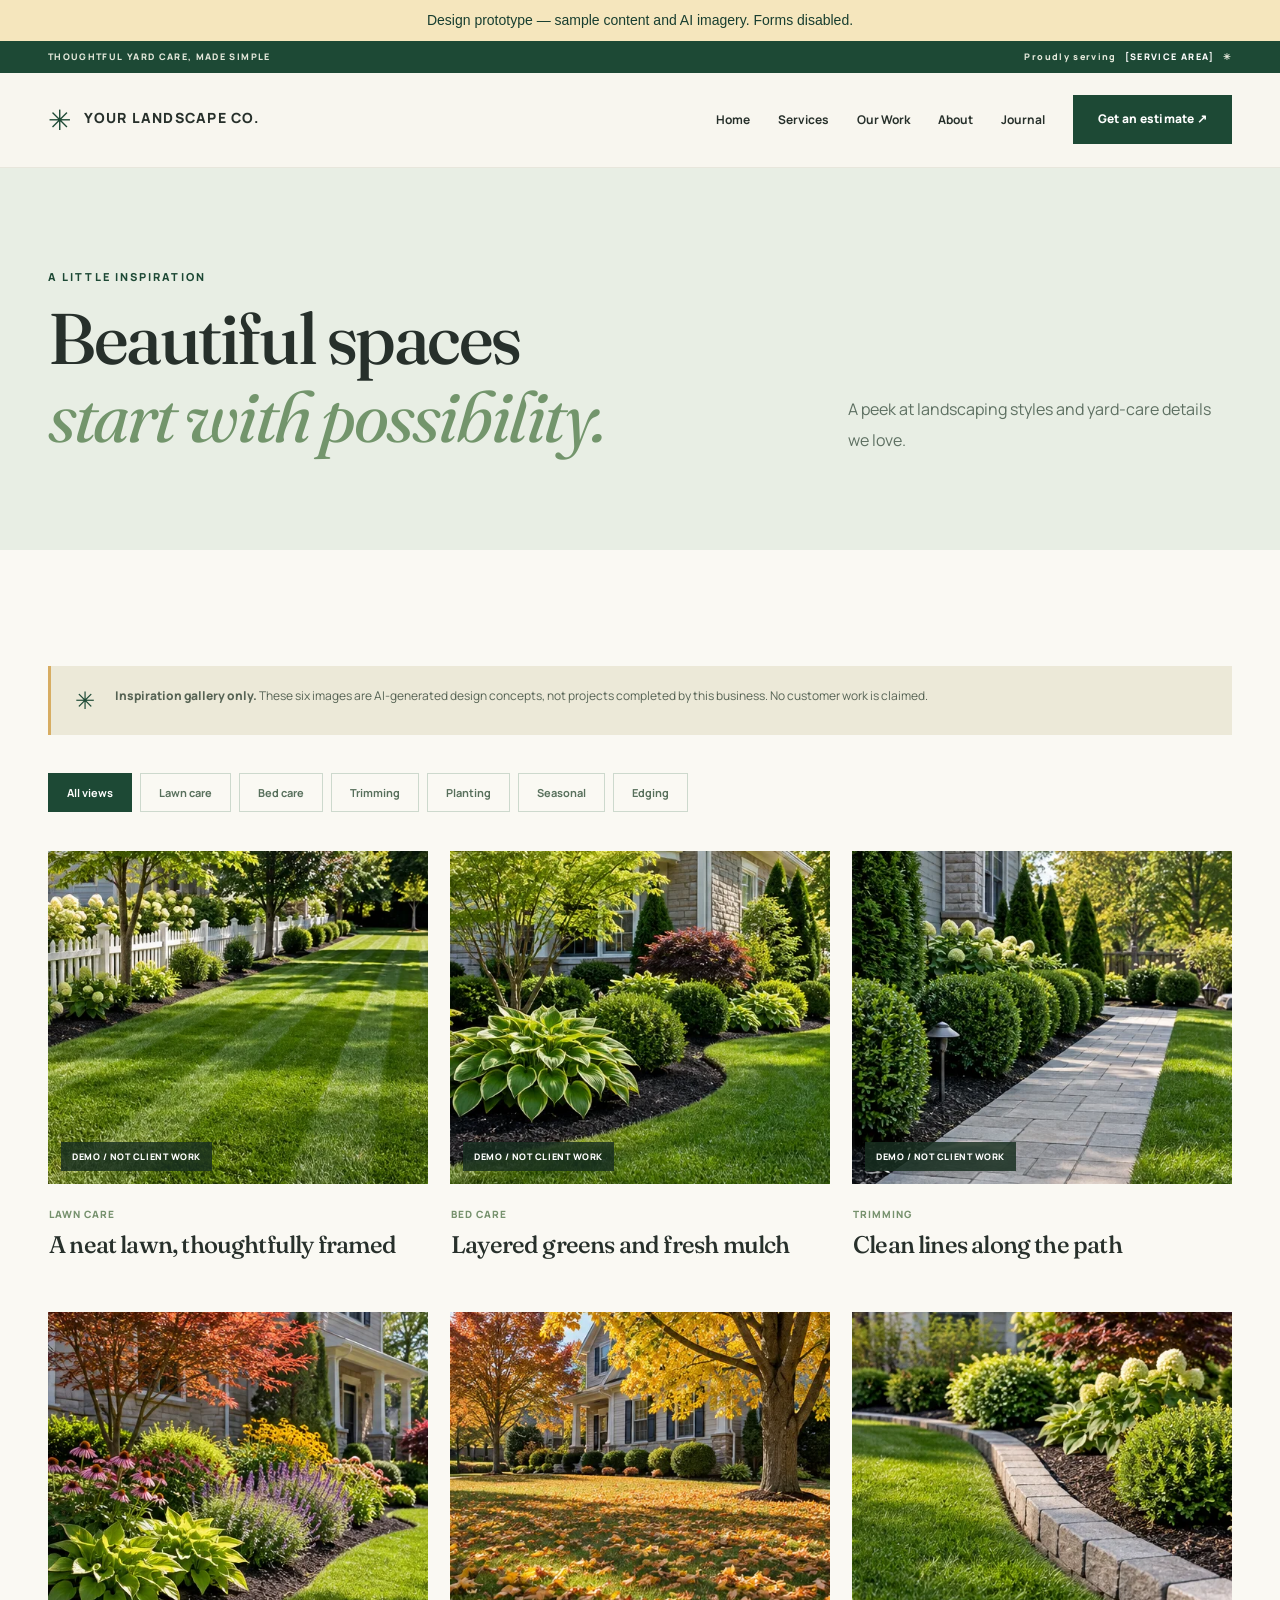
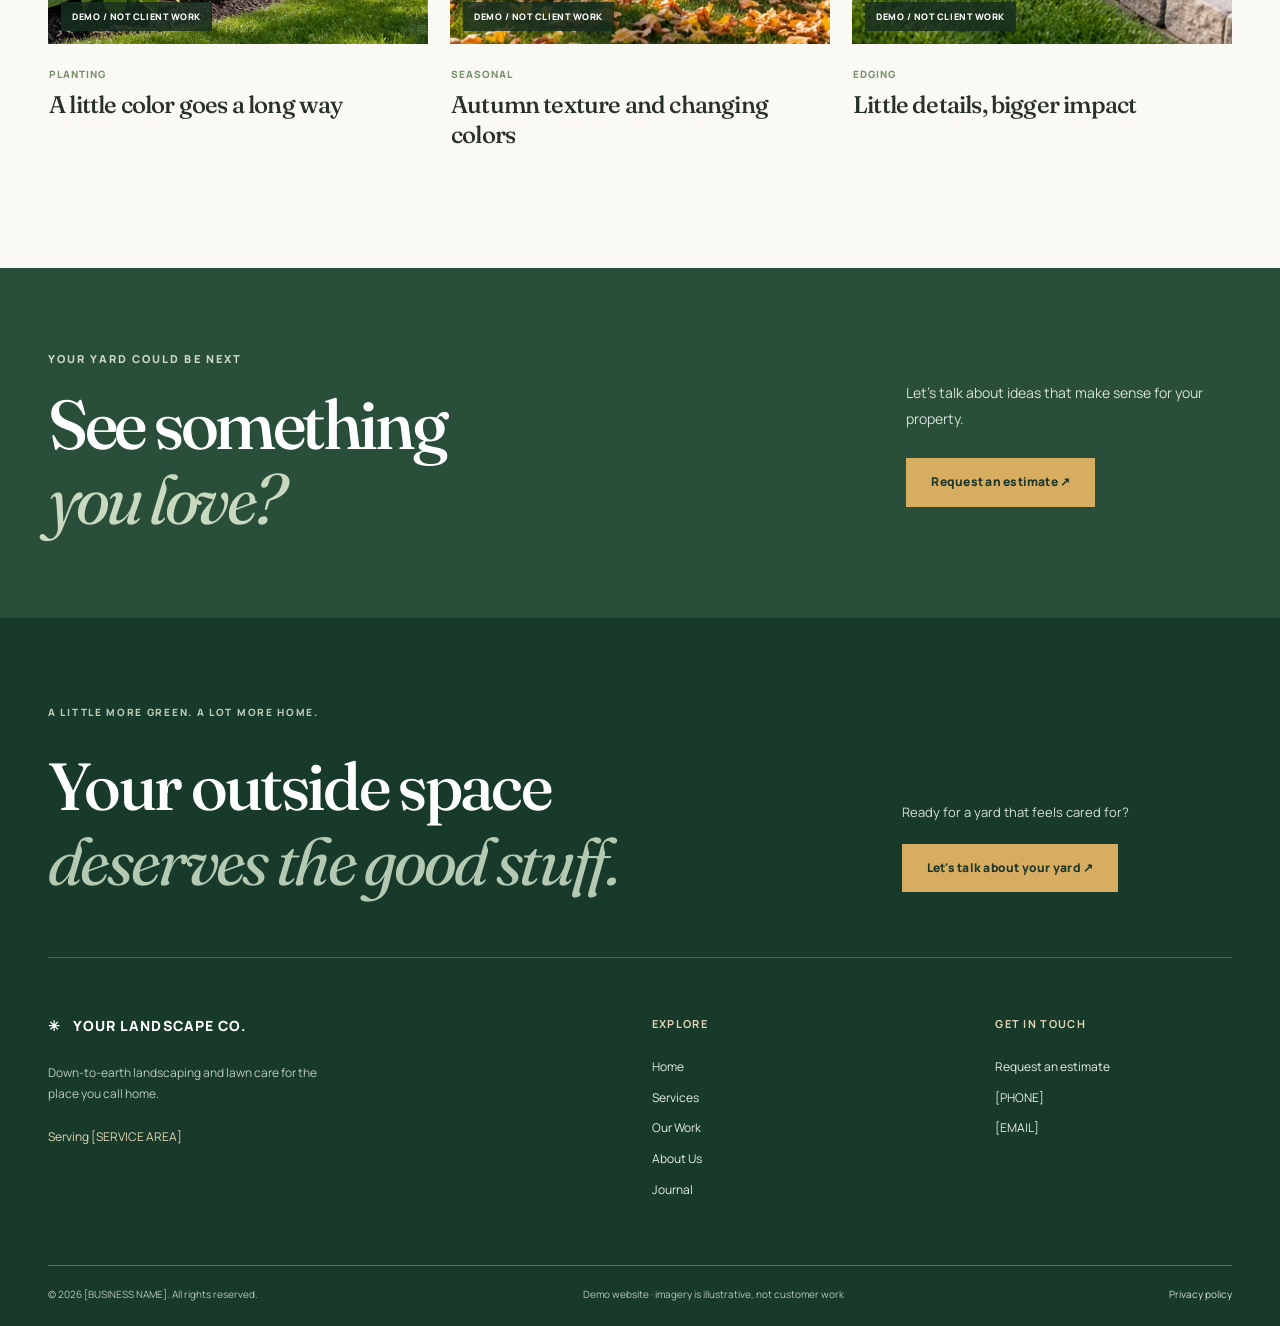
<file: gallery.html>
<!DOCTYPE html><html lang="en"><head><meta charset="UTF-8"><meta name="viewport" content="width=device-width,initial-scale=1"><meta name="robots" content="noindex,nofollow"><meta name="description" content="Landscaping inspiration gallery with clearly labeled demonstration imagery."><title>Our Work | Your Landscape Co. — Demo</title><link rel="preconnect" href="https://fonts.googleapis.com"><link rel="preconnect" href="https://fonts.gstatic.com" crossorigin><link href="https://fonts.googleapis.com/css2?family=Fraunces:opsz,wght@9..144,400;9..144,500;9..144,600&family=Manrope:wght@400;500;600;700;800&display=swap" rel="stylesheet"><link rel="stylesheet" href="site.css"><link rel="stylesheet" href="preview.css"></head><body class="yardcraft-site"><aside style="background:#f5e6bd;color:#183e30;padding:10px 20px;text-align:center;font:14px/1.5 Arial,sans-serif" aria-label="Prototype notice">Design prototype — sample content and AI imagery. Forms disabled.</aside><a class="skip-link" href="#main-content">Skip to content</a><div class="utility-bar"><span>THOUGHTFUL YARD CARE, MADE SIMPLE</span><span class="utility-right">Proudly serving <strong>[SERVICE AREA]</strong> ✳</span></div><header class="yc-header-shell"><div class="container yc-header-inner preview-header-inner"><a class="yc-site-title" href="index.html">YOUR LANDSCAPE CO.</a><button type="button" class="preview-menu-toggle" aria-label="Toggle navigation" aria-expanded="false" aria-controls="preview-nav"><span></span><span></span><span></span></button><nav class="preview-nav" id="preview-nav" aria-label="Main navigation"><a href="index.html">Home</a><a href="services.html">Services</a><a href="gallery.html">Our Work</a><a href="about.html">About</a><a href="blog.html">Journal</a></nav><a class="button button-forest preview-header-cta" href="contact.html">Get an estimate ↗</a></div></header><main id="main-content" class="yc-main"><div class="wp-block-group inner-hero gallery-hero"><div class="container"><p class="eyebrow">A LITTLE INSPIRATION</p><div class="inner-hero-grid"><h1 class="display-title">Beautiful spaces<br><em>start with possibility.</em></h1><div><p>A peek at landscaping styles and yard-care details we love.</p></div></div></div></div>
<div class="wp-block-group gallery-body section-pad"><div class="container"><div class="editorial-note gallery-disclosure"><span>✳</span><p><strong>Inspiration gallery only.</strong> These six images are AI-generated design concepts, not projects completed by this business. No customer work is claimed.</p></div><div class="yc-gallery-filters" role="group" aria-label="Filter gallery"><button type="button" data-gallery-filter="all" class="is-active" aria-pressed="true">All views</button><button type="button" data-gallery-filter="lawn-care" aria-pressed="false">Lawn care</button><button type="button" data-gallery-filter="bed-care" aria-pressed="false">Bed care</button><button type="button" data-gallery-filter="trimming" aria-pressed="false">Trimming</button><button type="button" data-gallery-filter="planting" aria-pressed="false">Planting</button><button type="button" data-gallery-filter="seasonal" aria-pressed="false">Seasonal</button><button type="button" data-gallery-filter="edging" aria-pressed="false">Edging</button></div><div class="yc-project-grid"><article class="yc-project-item" data-gallery-category="lawn-care"><div class="yc-project-thumb"><img src="demo-1.webp" alt="AI-generated landscaping inspiration: A neat lawn, thoughtfully framed" width="504" height="504" loading="lazy"><span class="yc-project-tag">DEMO / NOT CLIENT WORK</span></div><div class="yc-project-description"><span>Lawn care</span><h2>A neat lawn, thoughtfully framed</h2></div></article><article class="yc-project-item" data-gallery-category="bed-care"><div class="yc-project-thumb"><img src="demo-2.webp" alt="AI-generated landscaping inspiration: Layered greens and fresh mulch" width="504" height="504" loading="lazy"><span class="yc-project-tag">DEMO / NOT CLIENT WORK</span></div><div class="yc-project-description"><span>Bed care</span><h2>Layered greens and fresh mulch</h2></div></article><article class="yc-project-item" data-gallery-category="trimming"><div class="yc-project-thumb"><img src="demo-3.webp" alt="AI-generated landscaping inspiration: Clean lines along the path" width="504" height="504" loading="lazy"><span class="yc-project-tag">DEMO / NOT CLIENT WORK</span></div><div class="yc-project-description"><span>Trimming</span><h2>Clean lines along the path</h2></div></article><article class="yc-project-item" data-gallery-category="planting"><div class="yc-project-thumb"><img src="demo-4.webp" alt="AI-generated landscaping inspiration: A little color goes a long way" width="504" height="504" loading="lazy"><span class="yc-project-tag">DEMO / NOT CLIENT WORK</span></div><div class="yc-project-description"><span>Planting</span><h2>A little color goes a long way</h2></div></article><article class="yc-project-item" data-gallery-category="seasonal"><div class="yc-project-thumb"><img src="demo-5.webp" alt="AI-generated landscaping inspiration: Autumn texture and changing colors" width="504" height="504" loading="lazy"><span class="yc-project-tag">DEMO / NOT CLIENT WORK</span></div><div class="yc-project-description"><span>Seasonal</span><h2>Autumn texture and changing colors</h2></div></article><article class="yc-project-item" data-gallery-category="edging"><div class="yc-project-thumb"><img src="demo-6.webp" alt="AI-generated landscaping inspiration: Little details, bigger impact" width="504" height="504" loading="lazy"><span class="yc-project-tag">DEMO / NOT CLIENT WORK</span></div><div class="yc-project-description"><span>Edging</span><h2>Little details, bigger impact</h2></div></article></div></div></div>
<div class="wp-block-group yc-bottom-cta"><div class="container bottom-cta-layout"><div><p class="eyebrow light-eyebrow">YOUR YARD COULD BE NEXT</p><h2>See something<br><em>you love?</em></h2></div><div><p>Let's talk about ideas that make sense for your property.</p><a class="button button-gold" href="contact.html">Request an estimate ↗</a></div></div></div>
</main><footer class="yc-footer"><div class="container"><div class="footer-kicker">A LITTLE MORE GREEN. A LOT MORE HOME.</div><div class="footer-top"><div><p class="footer-heading">Your outside space<br><em>deserves the good stuff.</em></p></div><div class="footer-action"><p>Ready for a yard that feels cared for?</p><a class="button button-gold" href="contact.html">Let's talk about your yard ↗</a></div></div><div class="footer-rule"></div><div class="footer-grid"><div><div class="footer-brand">✳ &nbsp; YOUR LANDSCAPE CO.</div><p>Down-to-earth landscaping and lawn care for the place you call home.</p><p class="footer-placeholder">Serving [SERVICE AREA]</p></div><div><h2>Explore</h2><a href="index.html">Home</a><a href="services.html">Services</a><a href="gallery.html">Our Work</a><a href="about.html">About Us</a><a href="blog.html">Journal</a></div><div><h2>Get in touch</h2><a href="contact.html">Request an estimate</a><span>[PHONE]</span><span>[EMAIL]</span></div></div><div class="footer-bottom"><span>© <span data-current-year>2026</span> [BUSINESS NAME]. All rights reserved.</span><span>Demo website · imagery is illustrative, not customer work</span><a href="privacy.html">Privacy policy</a></div></div></footer><script defer src="site.js"></script><script defer src="preview.js"></script></body></html>
</file>
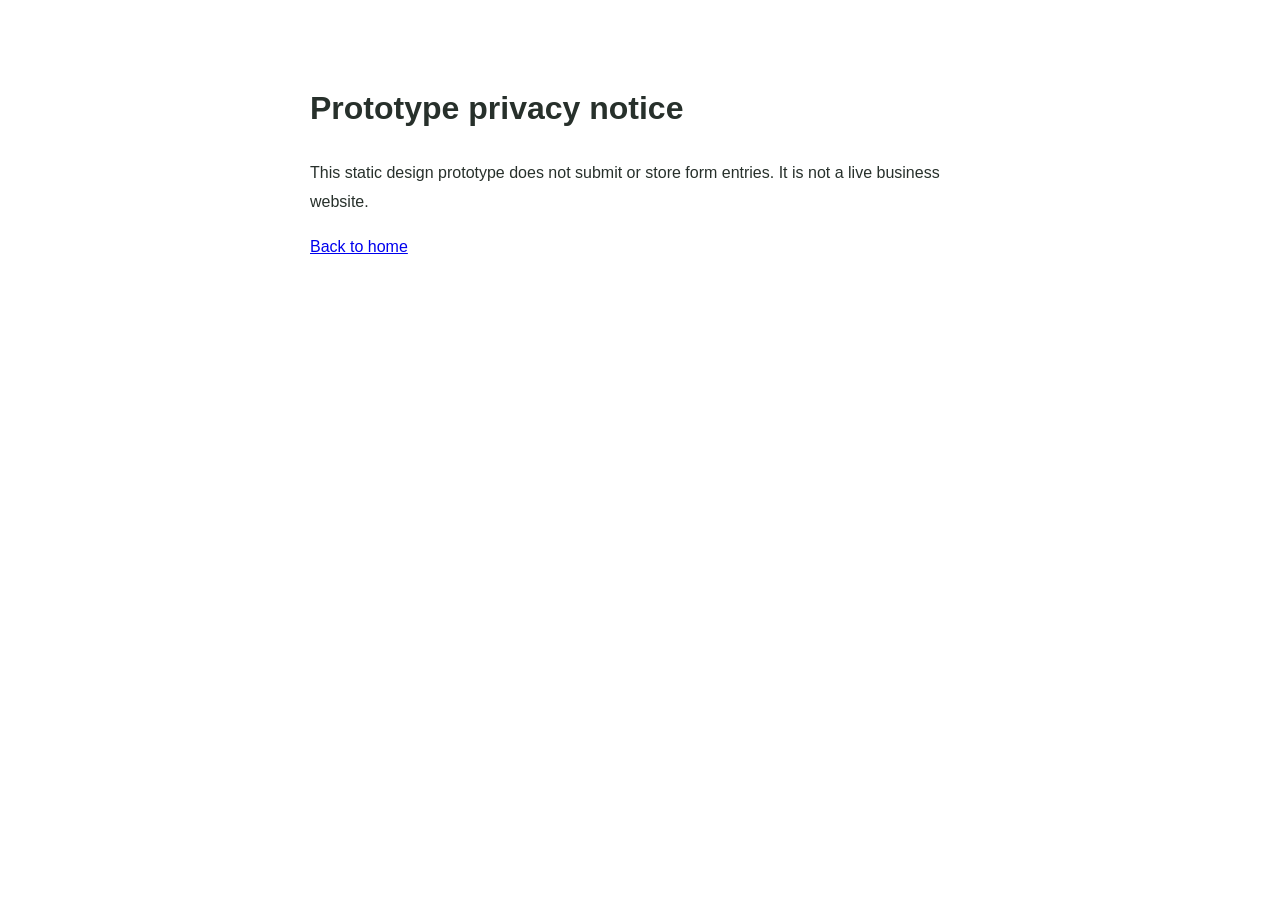
<file: privacy.html>
<!doctype html><html lang="en"><meta charset="utf-8"><meta name="robots" content="noindex,nofollow"><title>Prototype privacy notice</title><style>body{font:16px/1.8 Arial;max-width:660px;margin:80px auto;padding:0 24px;color:#27302B}</style><h1>Prototype privacy notice</h1><p>This static design prototype does not submit or store form entries. It is not a live business website.</p><p><a href="index.html">Back to home</a></p></html>
</file>
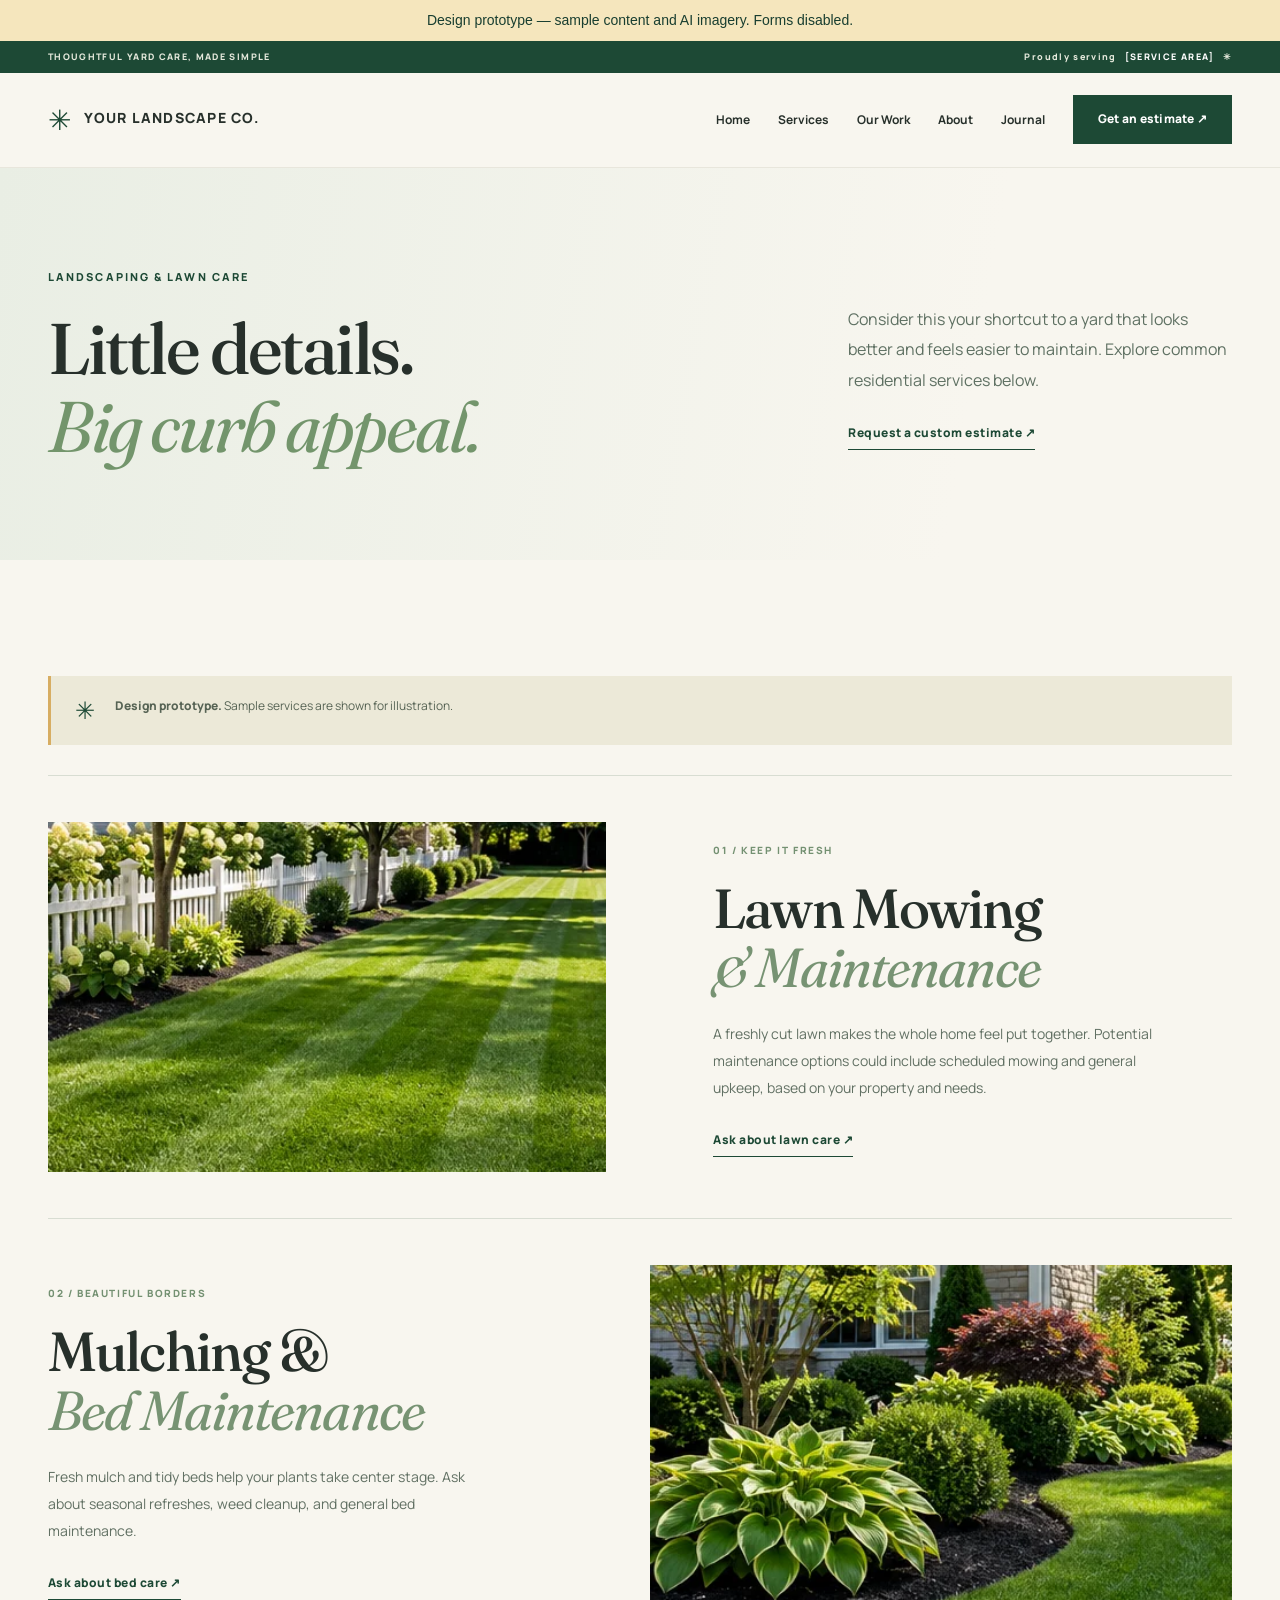
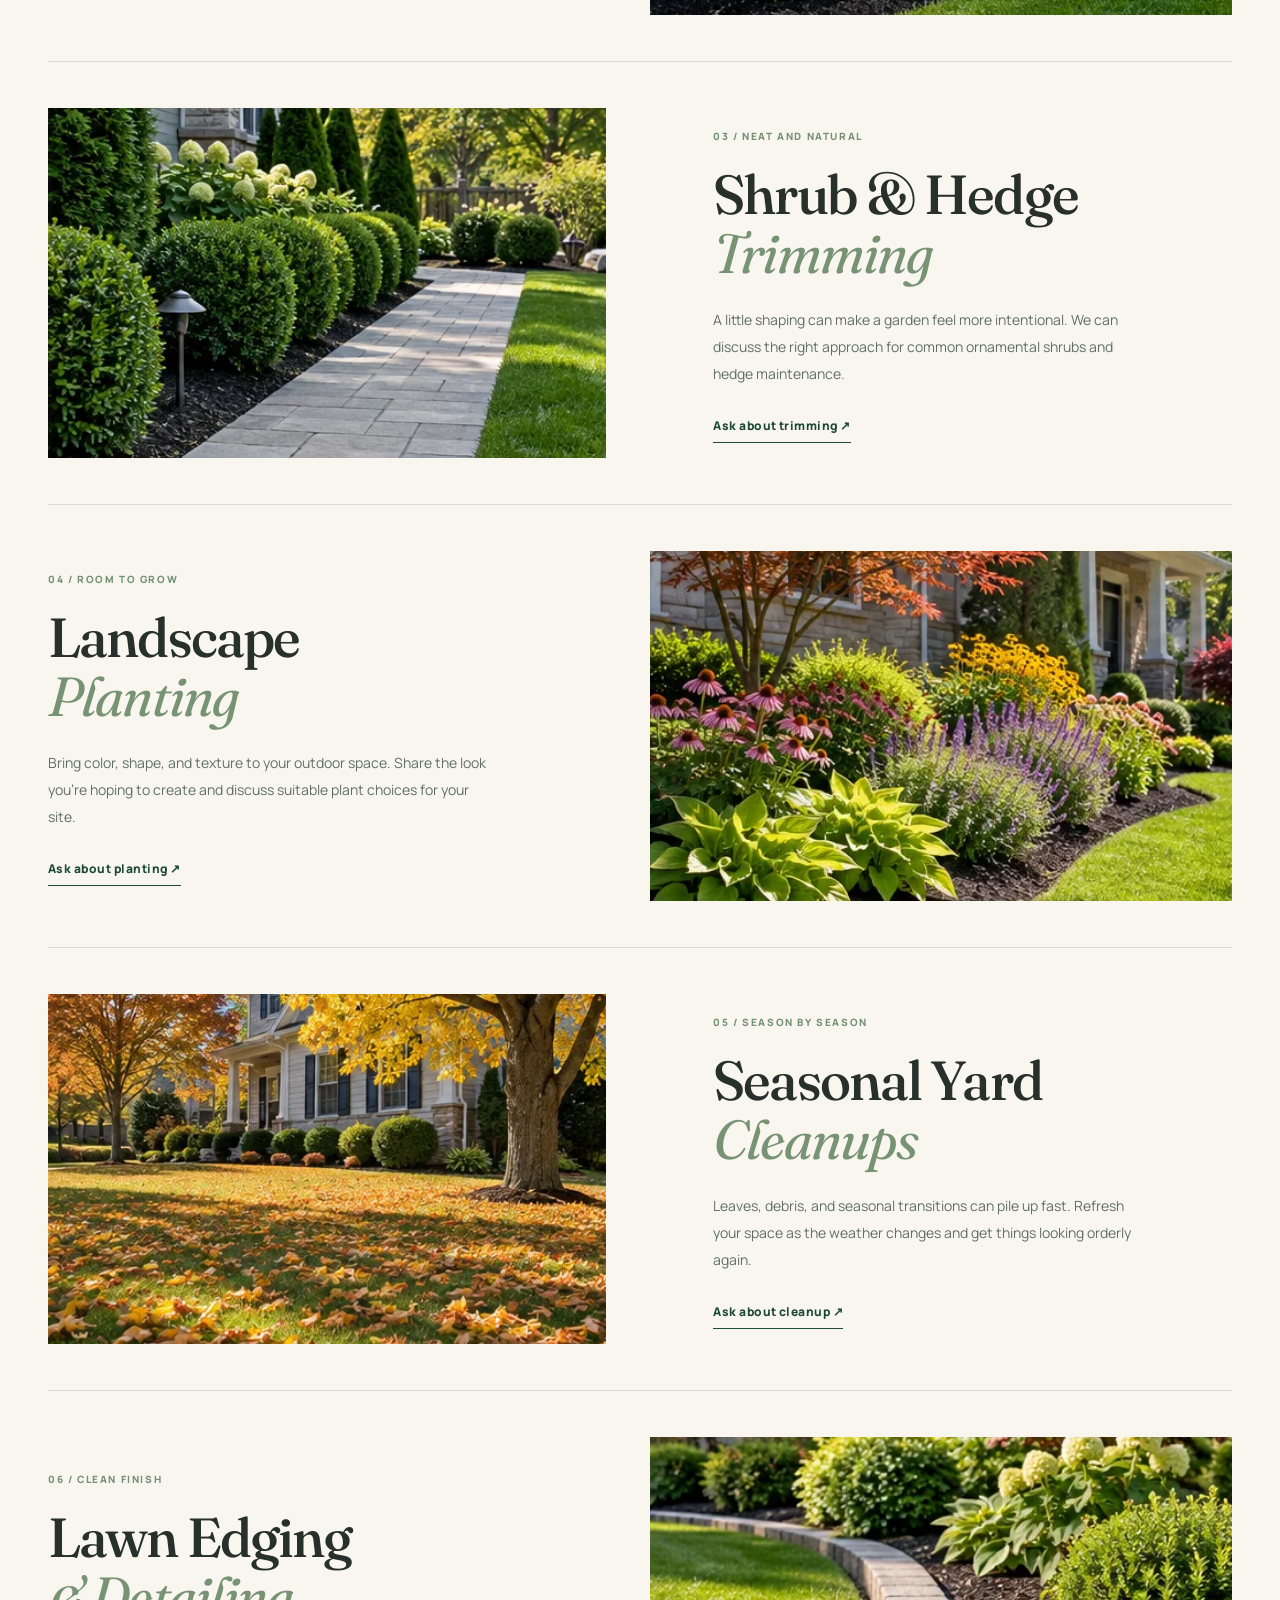
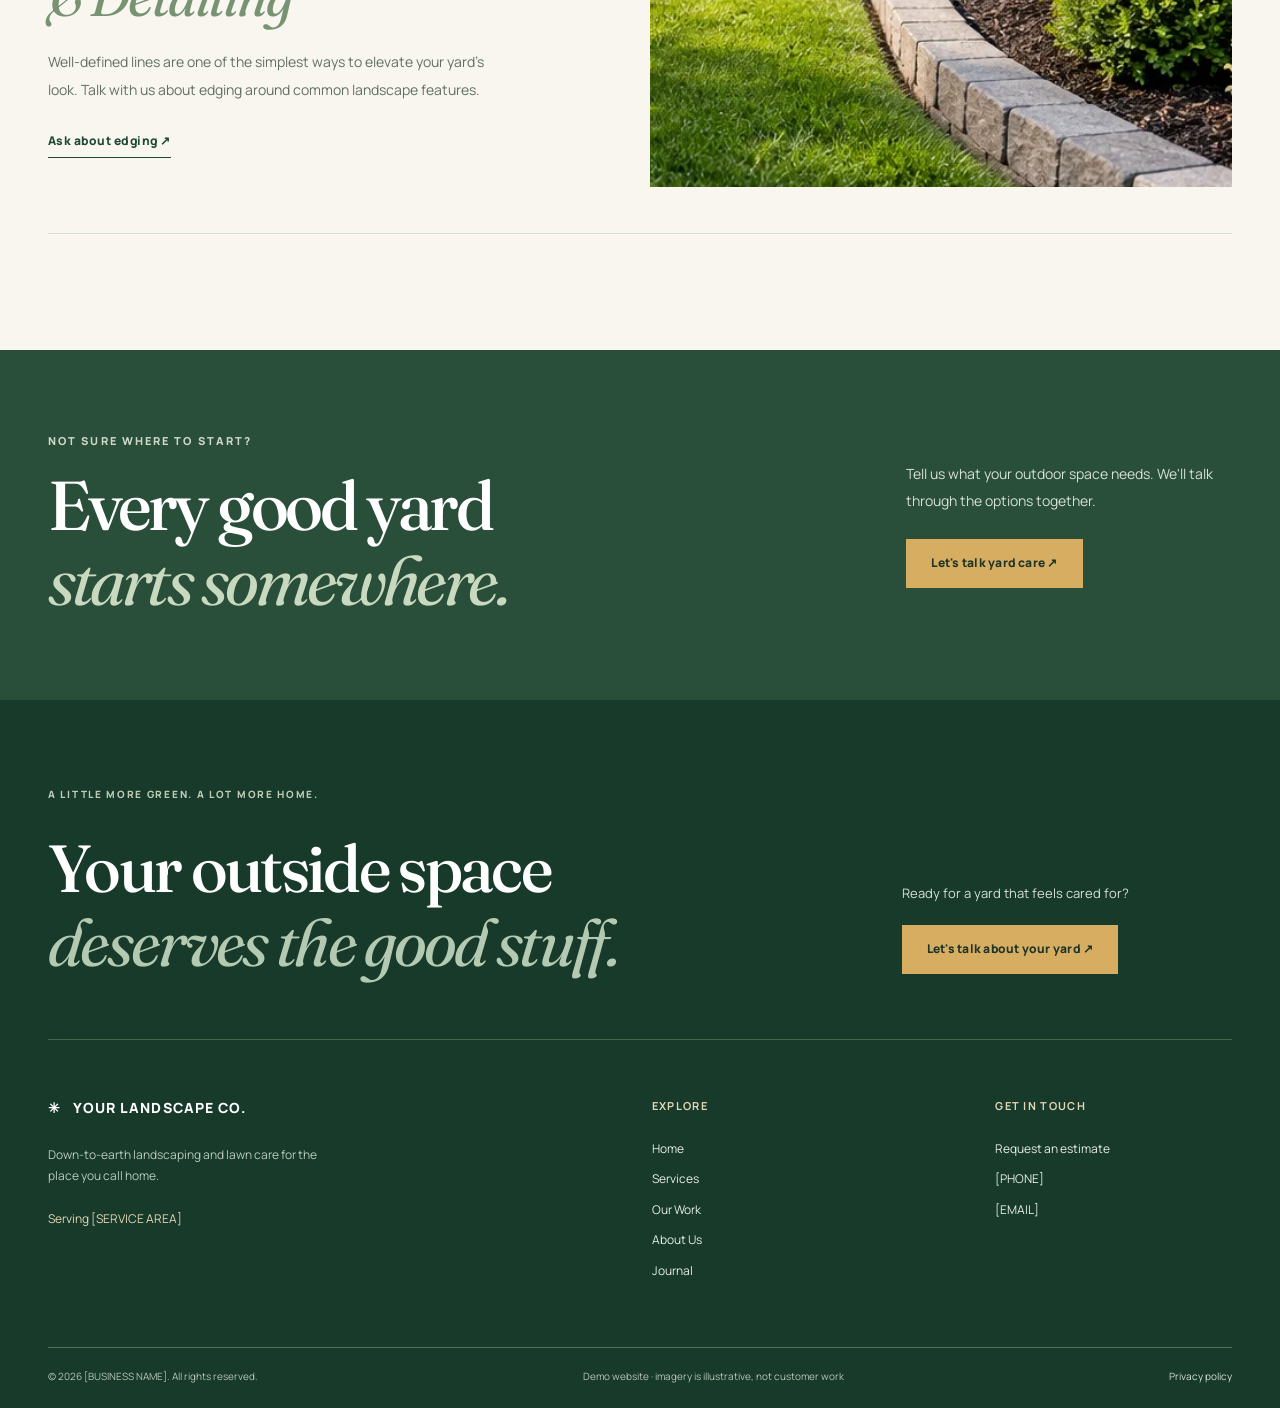
<file: services.html>
<!DOCTYPE html><html lang="en"><head><meta charset="UTF-8"><meta name="viewport" content="width=device-width,initial-scale=1"><meta name="robots" content="noindex,nofollow"><meta name="description" content="Explore potential lawn and landscape services for homeowners."><title>Services | Your Landscape Co. — Demo</title><link rel="preconnect" href="https://fonts.googleapis.com"><link rel="preconnect" href="https://fonts.gstatic.com" crossorigin><link href="https://fonts.googleapis.com/css2?family=Fraunces:opsz,wght@9..144,400;9..144,500;9..144,600&family=Manrope:wght@400;500;600;700;800&display=swap" rel="stylesheet"><link rel="stylesheet" href="site.css"><link rel="stylesheet" href="preview.css"></head><body class="yardcraft-site"><aside style="background:#f5e6bd;color:#183e30;padding:10px 20px;text-align:center;font:14px/1.5 Arial,sans-serif" aria-label="Prototype notice">Design prototype — sample content and AI imagery. Forms disabled.</aside><a class="skip-link" href="#main-content">Skip to content</a><div class="utility-bar"><span>THOUGHTFUL YARD CARE, MADE SIMPLE</span><span class="utility-right">Proudly serving <strong>[SERVICE AREA]</strong> ✳</span></div><header class="yc-header-shell"><div class="container yc-header-inner preview-header-inner"><a class="yc-site-title" href="index.html">YOUR LANDSCAPE CO.</a><button type="button" class="preview-menu-toggle" aria-label="Toggle navigation" aria-expanded="false" aria-controls="preview-nav"><span></span><span></span><span></span></button><nav class="preview-nav" id="preview-nav" aria-label="Main navigation"><a href="index.html">Home</a><a href="services.html">Services</a><a href="gallery.html">Our Work</a><a href="about.html">About</a><a href="blog.html">Journal</a></nav><a class="button button-forest preview-header-cta" href="contact.html">Get an estimate ↗</a></div></header><main id="main-content" class="yc-main"><div class="wp-block-group inner-hero inner-hero-services"><div class="container inner-hero-grid"><div><p class="eyebrow">LANDSCAPING &amp; LAWN CARE</p><h1 class="display-title">Little details.<br><em>Big curb appeal.</em></h1></div><div class="inner-hero-copy"><p>Consider this your shortcut to a yard that looks better and feels easier to maintain. Explore common residential services below.</p><a class="text-link" href="contact.html">Request a custom estimate ↗</a></div></div></div>
<div class="wp-block-group services-body section-pad"><div class="container"><div class="editorial-note"><span>✳</span><p><strong>Design prototype.</strong> Sample services are shown for illustration.</p></div><div class="service-list">
<section id="mowing" class="service-detail"><div class="service-detail-photo"><img src="demo-1.webp" loading="lazy" alt="Demo concept showing well-cut residential lawn"></div><div class="service-detail-copy"><span class="service-index">01 / KEEP IT FRESH</span><h2>Lawn Mowing<br><em>&amp; Maintenance</em></h2><p>A freshly cut lawn makes the whole home feel put together. Potential maintenance options could include scheduled mowing and general upkeep, based on your property and needs.</p><a class="text-link" href="contact.html?service=Lawn%20Mowing%20%26%20Maintenance">Ask about lawn care ↗</a></div></section>
<section id="mulching" class="service-detail"><div class="service-detail-photo"><img src="demo-2.webp" loading="lazy" alt="Demo concept showing mulched ornamental planting bed"></div><div class="service-detail-copy"><span class="service-index">02 / BEAUTIFUL BORDERS</span><h2>Mulching &amp;<br><em>Bed Maintenance</em></h2><p>Fresh mulch and tidy beds help your plants take center stage. Ask about seasonal refreshes, weed cleanup, and general bed maintenance.</p><a class="text-link" href="contact.html?service=Mulching%20%26%20Bed%20Maintenance">Ask about bed care ↗</a></div></section>
<section id="trimming" class="service-detail"><div class="service-detail-photo"><img src="demo-3.webp" loading="lazy" alt="Demo concept showing trimmed hedges along a walkway"></div><div class="service-detail-copy"><span class="service-index">03 / NEAT AND NATURAL</span><h2>Shrub &amp; Hedge<br><em>Trimming</em></h2><p>A little shaping can make a garden feel more intentional. We can discuss the right approach for common ornamental shrubs and hedge maintenance.</p><a class="text-link" href="contact.html?service=Shrub%20%26%20Hedge%20Trimming">Ask about trimming ↗</a></div></section>
<section id="planting" class="service-detail"><div class="service-detail-photo"><img src="demo-4.webp" loading="lazy" alt="Demo concept showing flowering perennials and colorful garden plants"></div><div class="service-detail-copy"><span class="service-index">04 / ROOM TO GROW</span><h2>Landscape<br><em>Planting</em></h2><p>Bring color, shape, and texture to your outdoor space. Share the look you're hoping to create and discuss suitable plant choices for your site.</p><a class="text-link" href="contact.html?service=Landscape%20Planting">Ask about planting ↗</a></div></section>
<section id="cleanup" class="service-detail"><div class="service-detail-photo"><img src="demo-5.webp" loading="lazy" alt="Demo concept of a tree and autumn leaves in a residential front yard"></div><div class="service-detail-copy"><span class="service-index">05 / SEASON BY SEASON</span><h2>Seasonal Yard<br><em>Cleanups</em></h2><p>Leaves, debris, and seasonal transitions can pile up fast. Refresh your space as the weather changes and get things looking orderly again.</p><a class="text-link" href="contact.html?service=Seasonal%20Yard%20Cleanups">Ask about cleanup ↗</a></div></section>
<section id="edging" class="service-detail"><div class="service-detail-photo"><img src="demo-6.webp" loading="lazy" alt="Demo concept showing defined stone border along a garden bed"></div><div class="service-detail-copy"><span class="service-index">06 / CLEAN FINISH</span><h2>Lawn Edging<br><em>&amp; Detailing</em></h2><p>Well-defined lines are one of the simplest ways to elevate your yard's look. Talk with us about edging around common landscape features.</p><a class="text-link" href="contact.html?service=Lawn%20Edging%20%26%20Detailing">Ask about edging ↗</a></div></section>
</div></div></div>
<div class="wp-block-group yc-bottom-cta"><div class="container bottom-cta-layout"><div><p class="eyebrow light-eyebrow">NOT SURE WHERE TO START?</p><h2>Every good yard<br><em>starts somewhere.</em></h2></div><div><p>Tell us what your outdoor space needs. We'll talk through the options together.</p><a class="button button-gold" href="contact.html">Let's talk yard care ↗</a></div></div></div>
</main><footer class="yc-footer"><div class="container"><div class="footer-kicker">A LITTLE MORE GREEN. A LOT MORE HOME.</div><div class="footer-top"><div><p class="footer-heading">Your outside space<br><em>deserves the good stuff.</em></p></div><div class="footer-action"><p>Ready for a yard that feels cared for?</p><a class="button button-gold" href="contact.html">Let's talk about your yard ↗</a></div></div><div class="footer-rule"></div><div class="footer-grid"><div><div class="footer-brand">✳ &nbsp; YOUR LANDSCAPE CO.</div><p>Down-to-earth landscaping and lawn care for the place you call home.</p><p class="footer-placeholder">Serving [SERVICE AREA]</p></div><div><h2>Explore</h2><a href="index.html">Home</a><a href="services.html">Services</a><a href="gallery.html">Our Work</a><a href="about.html">About Us</a><a href="blog.html">Journal</a></div><div><h2>Get in touch</h2><a href="contact.html">Request an estimate</a><span>[PHONE]</span><span>[EMAIL]</span></div></div><div class="footer-bottom"><span>© <span data-current-year>2026</span> [BUSINESS NAME]. All rights reserved.</span><span>Demo website · imagery is illustrative, not customer work</span><a href="privacy.html">Privacy policy</a></div></div></footer><script defer src="site.js"></script><script defer src="preview.js"></script></body></html>
</file>
<file: site.css>
/* Yardcraft | Editorial landscape website design system */
:root{--forest:#1D4935;--leaf:#73956C;--cream:#F8F6EF;--charcoal:#27302B;--gold:#D7AD62;--paper:#fff;--line:#d9ddcf;--subtle:#66746c;--serif:'Fraunces',Georgia,serif;--sans:'Manrope',Arial,sans-serif;--ease:cubic-bezier(.22,.61,.36,1)}
*,*::before,*::after{box-sizing:border-box}html{scroll-behavior:smooth;scroll-padding-top:100px}body{margin:0;background:var(--cream);color:var(--charcoal);font-family:var(--sans);-webkit-font-smoothing:antialiased;overflow-x:hidden}h1,h2,h3,h4,p,figure{margin:0}p{line-height:1.75}a{color:inherit;text-decoration:none}a:hover{text-decoration:none}img{max-width:100%;height:auto;display:block}button,input,select,textarea{font:inherit}button{cursor:pointer}strong{font-weight:800}::selection{background:var(--gold);color:var(--forest)}:focus-visible{outline:3px solid var(--gold);outline-offset:4px}.screen-reader-text{position:absolute!important;height:1px!important;width:1px!important;overflow:hidden!important;clip:rect(1px,1px,1px,1px)!important;white-space:nowrap!important}.screen-reader-text:focus{position:static!important;height:auto!important;width:auto!important;clip:auto!important}.skip-link{position:fixed;z-index:9999;top:-100px;left:16px;background:#fff;color:var(--forest);padding:14px 22px;font-weight:800;border:2px solid var(--forest)}.skip-link:focus{top:12px}.container{width:min(100% - 96px,1240px);margin-inline:auto}.yc-main,.yc-main>*{margin-block-start:0!important}.yc-main{display:block}h1,h2,h3,.display-title{font-family:var(--serif);font-weight:500;line-height:1.08;letter-spacing:-.034em}.display-title{font-size:clamp(44px,5.6vw,79px)}.display-title em,.hero-title em,.footer-heading em,.yc-bottom-cta em,.service-detail em{font-weight:400;color:var(--leaf)}.eyebrow{font-family:var(--sans);font-size:11px;letter-spacing:.19em;font-weight:800;text-transform:uppercase;color:var(--forest);line-height:1.6}.tiny-sun{color:#9ba983;font-size:17px;padding-right:8px}.light-eyebrow{color:#ced8c9}.section-pad{padding-block:116px}.section-heading{margin-bottom:54px}.two-col-heading,.split-heading{display:grid;grid-template-columns:1.15fr .7fr;align-items:end;gap:9%}.section-heading .display-title{margin-top:18px}.section-intro,.split-heading>div:last-child{max-width:420px;margin-left:auto}.section-intro p,.muted-lead{font-size:16px;color:#5d6c61;line-height:1.85}.text-link{display:inline-flex;align-items:center;gap:9px;padding-block:9px 8px;border-bottom:1px solid currentColor;margin-top:20px;font-size:12px;font-weight:800;letter-spacing:.04em;color:var(--forest);transition:gap .24s var(--ease)}.text-link:hover{gap:20px}.disclosure-text{font-size:11px;color:#7a817a;letter-spacing:.01em;line-height:1.5;margin-top:18px}.button{border:0;display:inline-flex;justify-content:center;align-items:center;gap:20px;padding:16px 25px;font-size:12px;line-height:1.4;font-family:var(--sans);font-weight:800;letter-spacing:.02em;text-decoration:none;transition:background .2s,transform .2s,color .2s}.button:hover{transform:translateY(-2px)}.button-gold{background:var(--gold);color:#1e3528}.button-gold:hover{background:#e7bd79}.button-forest{background:var(--forest);color:#fff}.button-forest:hover{background:#285c43}
/* header */
.utility-bar{background:var(--forest);color:#e5e9dc;display:flex;justify-content:space-between;align-items:center;padding:9px max(calc((100vw - 1240px)/2),48px);font-size:9px;font-weight:800;letter-spacing:.15em;line-height:1.5}.utility-bar strong{color:#fff}.utility-right{display:flex;gap:8px;align-items:center}.utility-right>span{font-size:13px;color:var(--gold);margin-left:8px}.yc-header-shell{background:var(--cream);border-bottom:1px solid #e8e6dc;position:relative;z-index:30;margin:0!important}.yc-header-shell .yc-header-inner{max-width:1240px!important;padding:21px 0;min-height:94px;gap:28px}.yc-site-title{font-family:var(--sans)!important;font-size:14px!important;font-weight:800!important;text-transform:uppercase;letter-spacing:.09em;line-height:1.22!important;white-space:nowrap;max-width:210px}.yc-site-title:before{content:'✳';font-weight:400;font-size:28px;vertical-align:middle;margin-right:12px;color:var(--forest)}.yc-site-title a{color:var(--forest)!important}.yc-nav{margin-left:auto;flex-shrink:1!important}.yc-nav .wp-block-navigation-item__content{color:var(--charcoal)!important;font-size:12px;font-weight:700;letter-spacing:.01em;transition:color .2s}.yc-nav .wp-block-navigation-item__content:hover,.yc-nav .current-menu-item>a{color:var(--leaf)!important}.yc-nav .wp-block-navigation__container{gap:clamp(13px,1.95vw,30px)!important}.yc-header-cta .wp-block-button__link{background:var(--forest)!important;color:#fff!important;white-space:nowrap;padding:15px 19px!important;font-size:12px!important}.yc-header-cta .wp-block-button__link:hover{background:#2a6045!important}.yc-header-cta .wp-block-button__link span{padding-left:14px}
/* hero */
.yc-home-hero{height:clamp(650px,56.5vw,830px);min-height:650px;background:linear-gradient(90deg,rgba(7,37,23,.74) 0%,rgba(9,37,23,.52) 33%,rgba(11,37,24,.18) 72%,rgba(7,24,19,.08) 100%),url('hero.webp') center/cover no-repeat;position:relative;color:#fff;display:flex;align-items:center;margin:0!important}.hero-overlay{position:absolute;inset:0;background:linear-gradient(0deg,rgba(8,27,19,.35),transparent 45%);pointer-events:none}.hero-content{position:relative;z-index:1;margin-top:-22px}.hero-eyebrow{font-weight:800;font-size:11px;letter-spacing:.17em;color:#eef0e7;display:flex;align-items:center;gap:15px}.eyebrow-line{display:inline-block;width:29px;height:1px;background:var(--gold)}.hero-title{font-size:clamp(58px,7.6vw,110px);line-height:.995;letter-spacing:-.047em;max-width:950px;color:#fff;margin:30px 0 26px;font-weight:500}.hero-title em{color:#dce2cd;letter-spacing:-.04em}.hero-copy{max-width:505px;color:#edf1e9;font-size:16px;line-height:1.9}.hero-buttons{margin-top:35px;gap:15px!important}.hero-buttons .wp-block-button__link{font-size:12px!important;letter-spacing:.02em;padding:18px 27px!important;transition:background .2s,transform .2s}.hero-buttons .wp-block-button__link span{margin-left:16px}.hero-buttons .is-style-fill .wp-block-button__link{background:var(--gold)!important;color:#1f3529!important}.hero-buttons .is-style-fill .wp-block-button__link:hover{background:#e8be7b!important;transform:translateY(-2px)}.hero-buttons .is-style-outline .wp-block-button__link{background:transparent!important;border:1px solid rgba(255,255,255,.66)!important;color:white!important}.hero-buttons .is-style-outline .wp-block-button__link:hover{background:rgba(255,255,255,.13)!important}.hero-side-note{position:absolute;right:28px;top:50%;transform:translateY(-50%);writing-mode:vertical-rl;font-size:10px;letter-spacing:.16em;font-weight:700;color:#fff;opacity:.72}.hero-bottom{position:absolute;bottom:0;left:0;right:0;padding:24px max(calc((100vw - 1240px)/2),48px);border-top:1px solid rgba(255,255,255,.29);display:flex;justify-content:space-between;font-size:9px;letter-spacing:.18em;font-weight:800;color:#e8eee6}.hero-bottom span span{margin-left:12px;font-size:17px}.yc-promise-bar{background:#eaece1;margin:0!important}.promise-inner{display:grid;grid-template-columns:repeat(3,1fr);padding-block:25px;gap:18px;text-align:center}.promise-inner span{font-size:10px;font-weight:800;letter-spacing:.14em;color:#425d45}.promise-inner b{font-size:20px;vertical-align:middle;color:#7f9c7b;margin-right:10px;font-weight:400}
/* services tiles */
.yc-services-overview{background:var(--cream)}.service-grid{display:grid;grid-template-columns:repeat(3,minmax(0,1fr));border-top:1px solid #ced7cb;border-left:1px solid #ced7cb}.service-tile{min-height:325px;padding:33px 33px 29px;border-right:1px solid #ced7cb;border-bottom:1px solid #ced7cb;display:flex;flex-direction:column;position:relative;isolation:isolate;transition:background .25s var(--ease);overflow:hidden}.service-tile:hover{background:#e8eee4}.service-tile:after{content:'';position:absolute;width:160px;height:160px;right:-120px;top:-110px;border-radius:50%;background:#c6d8c6;opacity:.32;transform:scale(.4);transition:transform .4s}.service-tile:hover:after{transform:scale(2)}.service-number{color:#6e8971;font-size:9px;letter-spacing:.14em;font-weight:800}.service-symbol{font-family:var(--serif);font-size:65px;font-weight:400;line-height:1;margin-top:19px;color:var(--leaf)}.service-tile h3{font-family:var(--serif);font-size:clamp(23px,2vw,30px);line-height:1.18;letter-spacing:-.03em;margin-top:auto;margin-bottom:20px;position:relative;z-index:1}.service-tile-bottom{display:flex;justify-content:space-between;align-items:center;font-size:11px;color:#607168;font-weight:600;border-top:1px solid #cfdbcb;padding-top:17px;gap:12px;position:relative;z-index:1}.service-tile-bottom>span{font-size:17px;color:var(--forest)}
/* featured projects */
.yc-gallery-preview{background:#eceee5}.split-heading{grid-template-columns:1.2fr .7fr}.showcase-grid{display:grid;grid-template-columns:1.25fr .78fr .9fr;gap:20px;align-items:start}.showcase-grid figure{position:relative;min-width:0}.showcase-grid img{width:100%;height:440px;object-fit:cover;transition:transform .6s var(--ease)}.showcase-grid .showcase-mid{padding-top:72px}.showcase-grid .showcase-mid img{height:327px}.showcase-grid .showcase-short{padding-top:30px}.showcase-grid .showcase-short img{height:385px}.showcase-grid figure{overflow:hidden}.showcase-grid figure:hover img{transform:scale(1.035)}.showcase-grid figcaption{display:flex;justify-content:space-between;gap:8px;margin-top:12px;font-size:9px;letter-spacing:.11em;color:#4f6958;font-weight:800}.showcase-grid figcaption span:last-child{color:#8a8777}
/* forest why */
.yc-why-section{background:var(--forest);color:#fff}.why-layout{display:grid;grid-template-columns:44% 56%;min-height:690px}.why-image{position:relative;min-height:680px;overflow:hidden}.why-image img{height:100%;width:100%;object-fit:cover;position:absolute;inset:0}.image-badge{position:absolute;bottom:37px;left:40px;background:var(--gold);color:var(--forest);font-size:10px;letter-spacing:.12em;font-weight:800;padding:15px 18px}.why-content{padding:clamp(65px,7vw,112px) clamp(40px,7vw,115px);max-width:820px}.light-title{color:white}.why-content .display-title{font-size:clamp(43px,4.45vw,72px);margin:18px 0 26px}.why-content .display-title em{color:#bfcfae}.why-lead{color:#d1dfd2;font-size:15px;max-width:520px}.why-list{margin-top:38px;border-top:1px solid #5b775e}.why-list>div{display:grid;grid-template-columns:40px 1fr;gap:26px;padding:22px 0;border-bottom:1px solid #5b775e}.why-icon{font-size:11px;color:var(--gold);font-weight:800;letter-spacing:.1em;margin-top:6px}.why-list h3{font:700 15px var(--sans);letter-spacing:0;margin-bottom:6px}.why-list p{font-size:12px;color:#d1dbcf;line-height:1.75}.text-link-light{color:#e9efe8;margin-top:24px}
/* process */
.yc-process{background:#f7f7f0}.centered-heading{text-align:center;max-width:800px;margin:0 auto 65px}.centered-heading .display-title{margin:18px 0}.centered-heading>p:last-child{color:#68786d}.process-row{display:grid;grid-template-columns:repeat(3,1fr);border-top:1px solid #d1dacd;gap:0}.process-step{padding:36px 38px 12px 0;position:relative}.process-step+.process-step{padding-left:38px;border-left:1px solid #d1dacd}.process-num{font:500 clamp(60px,6vw,96px)/1 var(--serif);color:#b0c2ae;letter-spacing:-.06em}.process-dot{position:absolute;top:-17px;left:0;background:#f7f7f0;padding:0 13px 0 0;color:var(--leaf);font-size:20px}.process-step+.process-step .process-dot{left:38px}.process-step h3{margin:22px 0 12px;font-size:25px}.process-step p{font-size:13px;color:#637468;max-width:300px}
/* area */
.yc-area-section{padding-block:85px;background:#e5e9df}.area-layout{display:grid;grid-template-columns:1.1fr .75fr;align-items:center;gap:10%}.area-layout .display-title{margin-top:19px;font-size:clamp(42px,4.8vw,68px)}.area-layout>div:last-child{max-width:410px}.area-layout p:not(.eyebrow){font-size:15px;line-height:1.9;color:#566a5c}.area-layout .disclosure-text{font-size:10px!important;margin-top:22px!important}
/* recurring CTA */
.yc-bottom-cta{background:#294e39;color:white;padding:82px 0}.bottom-cta-layout{display:grid;grid-template-columns:1.25fr .55fr;gap:10%;align-items:center}.yc-bottom-cta h2{font-size:clamp(46px,5.4vw,80px);letter-spacing:-.05em;color:white;margin-top:19px}.yc-bottom-cta h2 em{color:#c9d9bf}.bottom-cta-layout>div:last-child{max-width:340px}.bottom-cta-layout>div:last-child p{font-size:14px;line-height:1.9;color:#d6e1d7;margin-bottom:25px}
/* inner landing pages */
.inner-hero{background:#e8eee4;padding:100px 0 95px}.inner-hero .display-title{margin-top:25px}.inner-hero-grid{display:grid;grid-template-columns:1.2fr .7fr;gap:12%;align-items:end}.inner-hero-copy{max-width:390px;padding-bottom:15px}.inner-hero-copy p,.gallery-hero .inner-hero-grid>div>p{font-size:16px;color:#5e7062;line-height:1.9}.inner-hero .text-link{margin-top:20px}.inner-hero-services{background:linear-gradient(100deg,#e9eee4,#f8f6ef 75%)}.editorial-note{display:flex;gap:20px;align-items:flex-start;padding:20px 24px;background:#ece9d8;border-left:3px solid var(--gold);margin-bottom:30px;color:#566354}.editorial-note>span{color:var(--forest);font-size:24px;line-height:1.2}.editorial-note p{font-size:12px;line-height:1.65}.service-detail{display:grid;grid-template-columns:49% 51%;min-height:430px;align-items:center;border-top:1px solid #d8ddd2;padding:46px 0;gap:0;scroll-margin-top:100px}.service-detail:last-child{border-bottom:1px solid #d8ddd2}.service-detail:nth-child(even) .service-detail-photo{order:2}.service-detail:nth-child(even) .service-detail-copy{order:1;padding-left:0;padding-right:85px}.service-detail-photo{padding-right:22px}.service-detail:nth-child(even) .service-detail-photo{padding-right:0;padding-left:22px}.service-detail-photo img{width:100%;height:350px;object-fit:cover}.service-detail-copy{padding:15px 10px 15px 85px}.service-index{font-size:10px;letter-spacing:.16em;font-weight:800;color:#749172}.service-detail h2{font-size:clamp(39px,4.3vw,61px);margin:20px 0 22px}.service-detail h2 em{color:#779373}.service-detail p{max-width:440px;font-size:14px;color:#617063;line-height:1.95}
/* about */
.about-top{background:#f6f6ee}.about-head-grid{display:grid;grid-template-columns:1.2fr .7fr;gap:10%;margin-top:22px;align-items:end}.about-head-grid>div{padding-bottom:12px}.about-head-grid>div p{font-size:15px;color:#667669;line-height:1.9}.about-head-grid>div p+p{margin-top:16px}.about-image-wrap{margin-top:70px;position:relative}.about-image-wrap img{width:100%;max-height:570px;min-height:380px;object-fit:cover}.about-image-wrap>span{position:absolute;bottom:18px;left:19px;color:#fff;background:rgba(23,42,29,.76);font-size:10px;padding:11px 15px;letter-spacing:.06em;font-weight:700}.about-values{background:#eaece4}.values-grid{display:grid;grid-template-columns:repeat(3,1fr);border-top:1px solid #cfd9cb;gap:0;margin-top:75px}.values-grid>div{padding:35px 45px 10px 0}.values-grid>div+div{padding-left:45px;border-left:1px solid #cfd9cb}.values-grid span{font-size:10px;letter-spacing:.16em;font-weight:800;color:#6d9674}.values-grid h3{font-size:31px;margin:35px 0 17px}.values-grid p{font-size:13px;color:#657469}.about-area{background:var(--forest);color:white;padding-block:110px}.about-area-grid{display:grid;grid-template-columns:1.2fr .65fr;gap:12%;align-items:center}.about-area h2{margin-top:17px}.about-area-grid>div:last-child p{color:#e0e8dc;margin-bottom:17px;font-size:14px}.about-area-grid .small-note{font-size:11px!important;opacity:.75}.about-area .button{margin-top:12px}
/* contact */
.contact-page{background:#f7f6ef}.contact-layout{display:grid;grid-template-columns:.93fr 1fr;gap:10%;margin-top:25px;align-items:start}.contact-intro .display-title{font-size:clamp(49px,5.6vw,78px)}.contact-lead{margin-top:26px;font-size:16px;max-width:420px;color:#5c6f60;line-height:1.9}.contact-side-info{margin-top:65px;max-width:450px}.contact-side-info>div{display:grid;grid-template-columns:146px 1fr;border-top:1px solid #d5dfd2;padding:20px 0;gap:17px}.contact-side-info>div:last-child{border-bottom:1px solid #d5dfd2}.contact-side-info span{font-size:10px;color:#698d70;letter-spacing:.11em;font-weight:800}.contact-side-info p{font-size:12px;color:#5e6e61}.contact-illustration{margin-top:45px;color:#779771;font:500 35px var(--serif)}.contact-illustration em{font:700 10px var(--sans);letter-spacing:.15em;margin-left:10px}.contact-form-card{background:#fff;padding:clamp(28px,4vw,58px);border:1px solid #e5e8de;box-shadow:0 22px 65px rgba(17,47,29,.055)}.contact-form-card>h2{font:500 clamp(30px,3vw,43px) var(--serif);letter-spacing:-.03em;display:flex;align-items:baseline;justify-content:space-between}.contact-form-card>h2 span{color:var(--leaf);font:400 32px var(--sans)}.contact-form-card>p{color:#758074;font-size:12px;margin:14px 0 33px}.yc-estimate-form{display:flex;flex-direction:column;gap:22px}.yc-form-row{display:grid;grid-template-columns:1fr 1fr;gap:20px}.yc-field{display:flex;flex-direction:column;gap:9px;min-width:0}.yc-field label{font-size:12px;font-weight:800;color:#344a3d}.yc-field label span[aria-hidden]{color:#a45f30}.yc-field input:not([type=file]),.yc-field textarea,.yc-field select{width:100%;border:1px solid #dce3d8;background:#fcfcf7;min-height:49px;padding:12px 13px;color:var(--charcoal);border-radius:0;outline-offset:2px;font-size:13px}.yc-field textarea{resize:vertical;min-height:124px}.yc-field input:focus,.yc-field textarea:focus,.yc-field select:focus{border-color:#547b59;outline:2px solid rgba(115,149,108,.16)}.yc-field input[type=file]{font-size:12px;color:#576a5a;max-width:100%}.yc-field small{font-size:10px;color:#77847a}.yc-privacy-copy{background:#f4f6ef;color:#536b59;font-size:11px;padding:14px 16px;line-height:1.6}.yc-submit{width:100%;justify-content:space-between;min-height:55px}.yc-form-fineprint{font-size:10px;color:#748075;line-height:1.7}.yc-form-fineprint a{text-decoration:underline}.yc-form-alert{padding:18px 20px;border-left:4px solid #93642e;background:#fff4de;margin-bottom:25px;font-size:12px;line-height:1.6}.yc-form-alert-success{background:#e7f0e7;border-color:#4a8251}.yc-form-honeypot{position:absolute!important;left:-99999px!important;width:1px;height:1px;overflow:hidden}.optional-label{color:#818a80;font-weight:500}.yc-field input:invalid:not(:placeholder-shown):not(:focus){border-color:#bd8780}
/* projects page */
.gallery-hero .inner-hero-grid{margin-top:15px}.gallery-hero .display-title{margin-top:0}.gallery-body{background:#faf9f3}.gallery-disclosure{margin-bottom:38px}.yc-gallery-filters{display:flex;gap:8px;flex-wrap:wrap;margin-bottom:39px}.yc-gallery-filters button{background:transparent;border:1px solid #cdd9cd;padding:11px 18px;font-size:11px;font-weight:700;color:#58705c;transition:background .2s,color .2s}.yc-gallery-filters button:hover,.yc-gallery-filters button.is-active{background:var(--forest);color:white;border-color:var(--forest)}.yc-project-grid{display:grid;grid-template-columns:repeat(3,minmax(0,1fr));column-gap:22px;row-gap:50px}.yc-project-item[hidden]{display:none!important}.yc-project-thumb{height:clamp(235px,26vw,355px);overflow:hidden;position:relative;background:#e1e8dc}.yc-project-thumb>a{display:block;width:100%;height:100%}.yc-project-thumb img{height:100%;width:100%;object-fit:cover;transition:transform .5s var(--ease)}.yc-project-thumb:hover img{transform:scale(1.035)}.yc-project-no-image{height:100%;display:grid;place-items:center;font-family:var(--serif);font-size:22px;color:var(--forest)}.yc-project-tag{position:absolute;left:13px;bottom:13px;background:rgba(23,46,32,.83);color:white;padding:8px 11px;font-size:9px;font-weight:800;letter-spacing:.06em}.yc-project-description{padding:17px 1px 2px}.yc-project-description>span{font-size:10px;color:#76916d;font-weight:800;letter-spacing:.1em;text-transform:uppercase}.yc-project-description h2{font-size:24px;margin-top:7px;line-height:1.25}.yc-project-description h2 a:hover{color:var(--leaf)}.yc-before-after{margin:50px 0}.yc-before-after h2{font-size:38px;margin-bottom:20px}.yc-before-after-grid{display:grid;grid-template-columns:1fr 1fr;gap:20px}.yc-before-after figure{margin:0}.yc-before-after figcaption{font:700 11px var(--sans);text-transform:uppercase;letter-spacing:.1em;margin-bottom:11px;color:var(--forest)}.yc-before-after img{width:100%;aspect-ratio:4/3;object-fit:cover}
/* blog / individual articles */
.journal-index .alignwide{max-width:1240px;margin-inline:auto}.journal-index h1{margin:22px 0 24px}.journal-index .wp-block-query{margin-top:50px}.journal-index .wp-block-post-template{gap:30px}.yc-post-card{border-top:1px solid var(--line);padding-top:15px}.yc-post-card .wp-block-post-featured-image img{width:100%;aspect-ratio:3/2;object-fit:cover}.yc-post-card .wp-block-post-date{font-size:11px;color:#668569;margin-top:17px}.yc-post-card .wp-block-post-title{font-size:27px;margin:12px 0}.yc-post-card .wp-block-post-excerpt{font-size:13px;color:#647164}.article-shell{max-width:850px;margin:auto}.article-shell .display-title{margin:18px 0 45px}.article-shell .wp-block-post-featured-image{margin-bottom:42px}.article-shell .wp-block-post-content{line-height:1.9}.article-shell .wp-block-post-content p{margin-bottom:1.25em}.article-shell .wp-block-post-date{font-size:12px;color:#69826c}.article-end{display:flex;justify-content:space-between;align-items:center;gap:20px;margin-top:60px}.empty-page{text-align:center;min-height:520px}.empty-page h1{font-size:clamp(40px,5vw,72px)}.empty-page p{margin:23px auto}.empty-page .wp-block-buttons{justify-content:center}
/* footer */
.yc-footer{background:#173a2a;color:#fff;padding:87px 0 25px}.footer-kicker{font-size:10px;letter-spacing:.17em;font-weight:800;color:#bdcbb5}.footer-top{display:grid;grid-template-columns:1.4fr .65fr;gap:12%;align-items:end;padding-top:30px;padding-bottom:59px}.footer-heading{font:500 clamp(40px,5.2vw,76px)/1.12 var(--serif);letter-spacing:-.04em;color:white}.footer-heading em{color:#b4c9b2}.footer-action{padding-bottom:6px}.footer-action p{color:#d7e1d8;font-size:13px;margin-bottom:20px}.footer-rule{height:1px;background:#53725a;opacity:.8}.footer-grid{display:grid;grid-template-columns:2.1fr 1fr 1fr;gap:9%;padding:58px 0 65px}.footer-grid>div{display:flex;flex-direction:column;align-items:flex-start;gap:9px}.footer-brand{font-size:14px;font-weight:800;letter-spacing:.08em;margin-bottom:18px;color:#fff}.footer-grid p{font-size:12px;color:#bacabd;max-width:300px}.footer-grid p.footer-placeholder{color:#e2d6b5;margin-top:13px}.footer-grid h2{font:700 11px var(--sans);letter-spacing:.12em;text-transform:uppercase;color:#e2d6b5;margin-bottom:16px}.footer-grid a,.footer-grid span{font-size:12px;color:#e7eee6;line-height:1.8}.footer-grid a:hover{color:var(--gold)}.footer-grid small{font-size:10px;color:#a6baa8}.footer-bottom{border-top:1px solid #53725a;padding-top:21px;display:flex;justify-content:space-between;gap:20px;flex-wrap:wrap;font-size:10px;color:#b8c6b8}.footer-bottom a{color:#d7e1d8}
/* behavior */
@keyframes gentle-enter{from{opacity:.75;transform:translateY(12px)}to{opacity:1;transform:translateY(0)}}.js-ready .reveal-on-scroll.is-visible{animation:gentle-enter .5s var(--ease) both}
/* WordPress editor/frontend blocks */
.wp-site-blocks{overflow:hidden}.wp-block-button .wp-block-button__link:hover{filter:brightness(1.08)}.wp-block-post-content>div{margin-top:0}.wp-block-navigation__responsive-container.is-menu-open{padding:30px!important;background:var(--cream)!important;color:var(--forest)!important}.wp-block-navigation__responsive-container.is-menu-open a{color:var(--forest)!important;font-size:20px!important}.wp-block-navigation__responsive-container-close,.wp-block-navigation__responsive-container-open{color:var(--forest)!important}
@media(max-width:1100px){.container{width:min(100% - 64px,1240px)}.utility-bar{padding-inline:32px}.yc-header-shell .yc-header-inner{width:calc(100% - 64px);min-height:83px}.yc-site-title{font-size:12px!important}.yc-site-title:before{margin-right:7px;font-size:23px}.yc-nav .wp-block-navigation__container{gap:15px!important}.yc-header-cta .wp-block-button__link{padding:13px 14px!important;font-size:11px!important}.hero-bottom{padding-inline:32px}.why-content{padding:75px 55px}.service-detail-copy{padding-left:50px}.service-detail:nth-child(even) .service-detail-copy{padding-right:50px}}
@media(max-width:830px){.section-pad{padding-block:77px}.utility-bar{font-size:8px}.utility-right{display:none}.yc-header-shell .yc-header-inner{padding:14px 0;min-height:73px}.yc-header-cta{display:none!important}.yc-nav{display:flex;justify-content:flex-end}.yc-nav .wp-block-navigation__responsive-container-open{display:flex!important}.yc-nav .wp-block-navigation__responsive-container:not(.is-menu-open){display:none!important}.hero-title{font-size:clamp(55px,9vw,82px)}.yc-home-hero{height:680px;min-height:610px;background-position:58% center}.two-col-heading,.split-heading,.inner-hero-grid,.about-head-grid,.area-layout,.about-area-grid{grid-template-columns:1fr;gap:30px}.section-intro,.split-heading>div:last-child{max-width:660px;margin:0}.service-grid{grid-template-columns:repeat(2,1fr)}.service-tile{min-height:300px}.showcase-grid{grid-template-columns:1fr 1fr}.showcase-short{display:none}.why-layout{grid-template-columns:1fr}.why-image{height:420px;min-height:0}.why-content{max-width:none}.process-step{padding-right:17px}.process-step+.process-step{padding-left:20px}.process-step+.process-step .process-dot{left:20px}.process-step h3{font-size:20px}.area-layout>div:last-child{max-width:650px}.bottom-cta-layout{grid-template-columns:1fr;gap:30px}.bottom-cta-layout>div:last-child{max-width:620px}.inner-hero{padding:76px 0}.inner-hero .display-title{margin-top:13px}.service-detail-copy{padding-left:35px}.service-detail:nth-child(even) .service-detail-copy{padding-right:35px}.service-detail h2{font-size:40px}.about-image-wrap{margin-top:35px}.values-grid>div,.values-grid>div+div{padding-inline:20px}.contact-layout{grid-template-columns:1fr;gap:45px}.contact-side-info{margin-top:30px}.contact-illustration{display:none}.yc-project-grid{grid-template-columns:repeat(2,1fr)}.footer-top{grid-template-columns:1fr;gap:35px}.footer-grid{gap:35px;grid-template-columns:1.5fr 1fr 1fr}}
@media(max-width:600px){.container{width:calc(100% - 40px)}.utility-bar{padding:7px 20px;font-size:8px;justify-content:center}.yc-header-shell .yc-header-inner{width:calc(100% - 40px);min-height:70px}.yc-site-title{font-size:11px!important;max-width:210px}.yc-site-title:before{font-size:22px}.hero-content{margin-top:-22px}.yc-home-hero{min-height:700px;height:calc(100svh - 95px);max-height:820px;background-position:62% center;background-image:linear-gradient(90deg,rgba(8,35,23,.82),rgba(8,35,23,.35)),url('hero-sm.webp')}.hero-title{font-size:clamp(48px,12vw,76px);line-height:1.02;margin:22px 0}.hero-eyebrow{font-size:9px;letter-spacing:.12em;gap:9px}.eyebrow-line{width:17px}.hero-copy{font-size:13px;max-width:340px}.hero-buttons{gap:10px!important}.hero-buttons .wp-block-button{width:100%}.hero-buttons .wp-block-button__link{width:100%;justify-content:space-between;display:flex;padding:15px 19px!important}.hero-side-note{display:none}.hero-bottom{padding:13px 20px;font-size:8px}.hero-bottom>span:last-child{display:none}.promise-inner{grid-template-columns:1fr 1fr;padding:18px 0;row-gap:11px}.promise-inner span{font-size:8px;letter-spacing:.06em}.promise-inner span:last-child{grid-column:span 2}.promise-inner b{margin-right:5px}.section-pad{padding-block:66px}.eyebrow{font-size:9px}.display-title{font-size:clamp(40px,10vw,59px)}.section-heading{margin-bottom:36px}.section-heading .display-title{margin-top:14px}.section-intro p,.muted-lead{font-size:13px}.service-grid{grid-template-columns:1fr 1fr}.service-tile{padding:21px 17px;min-height:250px}.service-number{font-size:8px}.service-symbol{font-size:46px;margin-top:12px}.service-tile h3{font-size:21px;margin-bottom:16px}.service-tile-bottom{font-size:9px;line-height:1.4;min-height:40px}.showcase-grid{grid-template-columns:1fr 1fr;gap:12px}.showcase-grid img{height:290px}.showcase-grid .showcase-mid{padding-top:35px}.showcase-grid .showcase-mid img{height:245px}.showcase-grid figcaption{font-size:8px}.showcase-grid figcaption span:last-child{display:none}.why-image{height:310px}.why-content{padding:57px 23px 65px}.why-content .display-title{font-size:43px}.why-lead{font-size:13px}.why-list{margin-top:25px}.why-list>div{gap:14px;padding:17px 0}.image-badge{left:18px;bottom:16px;font-size:8px;padding:12px}.centered-heading{margin-bottom:32px}.process-row{grid-template-columns:1fr}.process-step,.process-step+.process-step{padding:26px 0 25px 15px;border-left:none;border-bottom:1px solid #d1dacd}.process-step+.process-step .process-dot,.process-step .process-dot{left:0;top:-14px}.process-num{font-size:55px}.process-step h3{margin-top:12px}.yc-area-section{padding:62px 0}.yc-bottom-cta{padding:64px 0}.yc-bottom-cta h2{font-size:45px}.footer-heading{font-size:clamp(37px,10vw,56px)}.footer-grid{grid-template-columns:1fr 1fr;row-gap:40px;padding:45px 0}.footer-grid>div:first-child{grid-column:span 2}.footer-bottom{font-size:9px}.yc-footer{padding-top:67px}.inner-hero{padding:65px 0}.inner-hero .display-title{font-size:clamp(42px,10.5vw,62px)}.service-detail,.service-detail:nth-child(even){display:flex;flex-direction:column;align-items:stretch;gap:22px;padding:30px 0}.service-detail .service-detail-photo,.service-detail:nth-child(even) .service-detail-photo{order:0;padding:0}.service-detail .service-detail-copy,.service-detail:nth-child(even) .service-detail-copy{order:1;padding:0}.service-detail-photo img{height:280px}.service-detail h2{font-size:42px;margin:16px 0}.about-top{padding-bottom:65px}.about-image-wrap img{min-height:270px}.about-image-wrap>span{font-size:8px;max-width:90%}.values-grid{display:block;margin-top:40px}.values-grid>div,.values-grid>div+div{border-left:0;border-bottom:1px solid #cfd9cb;padding:28px 0}.values-grid h3{margin:14px 0;font-size:30px}.about-area{padding-block:65px}.contact-layout{margin-top:17px}.contact-intro .display-title{font-size:49px}.contact-lead{font-size:14px}.contact-side-info>div{grid-template-columns:105px 1fr;gap:10px}.contact-form-card{padding:23px 18px}.contact-form-card>h2{font-size:30px}.yc-form-row{grid-template-columns:1fr;gap:22px}.yc-estimate-form{gap:20px}.yc-project-grid{grid-template-columns:1fr;row-gap:35px}.yc-project-thumb{height:320px}.yc-gallery-filters{gap:6px}.yc-gallery-filters button{font-size:10px;padding:10px}.yc-before-after-grid{grid-template-columns:1fr}.article-end{flex-direction:column;align-items:flex-start}.journal-index .wp-block-post-template{grid-template-columns:1fr!important}}
@media(max-width:380px){.hero-title{font-size:45px}.service-tile h3{font-size:19px}.service-tile{padding:19px 13px}.service-symbol{font-size:40px}.promise-inner span{letter-spacing:0}}
@media(prefers-reduced-motion:reduce){html{scroll-behavior:auto}*,*::before,*::after{animation-duration:.01ms!important;animation-iteration-count:1!important;scroll-behavior:auto!important;transition-duration:.01ms!important}.js-ready .reveal-on-scroll{opacity:1;transform:none}}
</file>
<file: preview.css>
/* Only used by the WordPress-free visual preview. Not shipped as the WordPress design layer. */
.preview-header-inner{display:flex;align-items:center;gap:35px;min-height:94px}.preview-header-inner .yc-site-title{display:block;margin-right:auto}.preview-nav{display:flex;align-items:center;gap:28px;margin-left:auto}.preview-nav a{font-size:12px;font-weight:700;color:#27302B}.preview-nav a:hover{color:#73956C}.preview-header-cta{font-size:12px;white-space:nowrap}.preview-menu-toggle{display:none;border:0;background:none;padding:10px;flex-direction:column;gap:5px}.preview-menu-toggle span{display:block;width:25px;height:2px;background:#1D4935}.yc-home-hero .wp-block-buttons{display:flex;flex-wrap:wrap;align-items:center;gap:15px}.yc-home-hero .wp-block-button__link{display:inline-flex!important;align-items:center}.yc-home-hero .wp-block-button{margin:0}.yc-home-hero .is-style-outline .wp-block-button__link{border:1px solid #fff}.yc-main .yc-home-hero,.yc-main .yc-process{margin-top:0}.yc-home-hero .hero-content>.hero-buttons{display:flex}main>div:first-child{margin-top:0}.yc-form-alert{display:block}
@media(max-width:950px){.preview-header-inner{min-height:76px}.preview-header-cta{display:none}.preview-menu-toggle{display:flex;order:4}.preview-nav{display:none;position:absolute;top:100%;left:0;right:0;flex-direction:column;align-items:stretch;gap:0;background:#F8F6EF;border-bottom:1px solid #cad7c7;padding:14px 32px;box-shadow:0 20px 30px rgba(24,50,31,.12)}.preview-nav.is-open{display:flex}.preview-nav a{padding:13px 0;border-bottom:1px solid #e0e7db;font-size:15px}}
</file>
